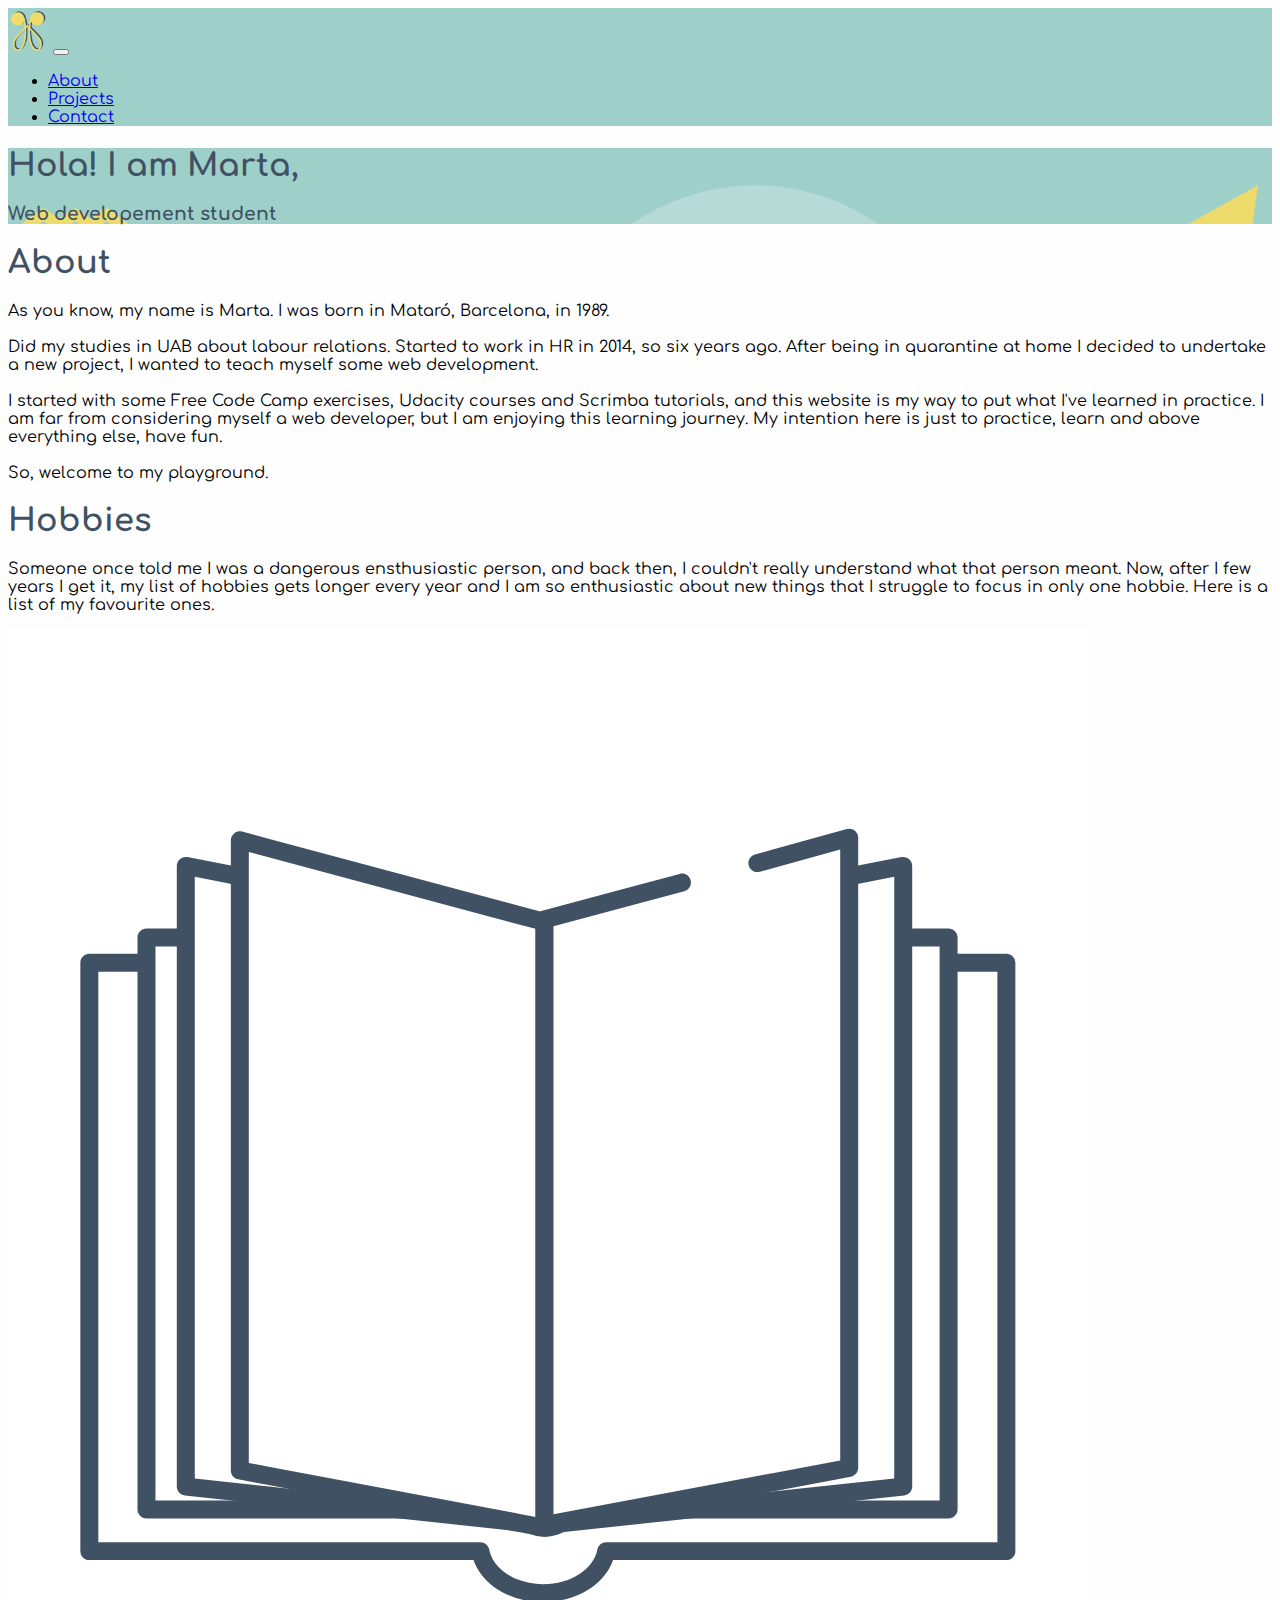
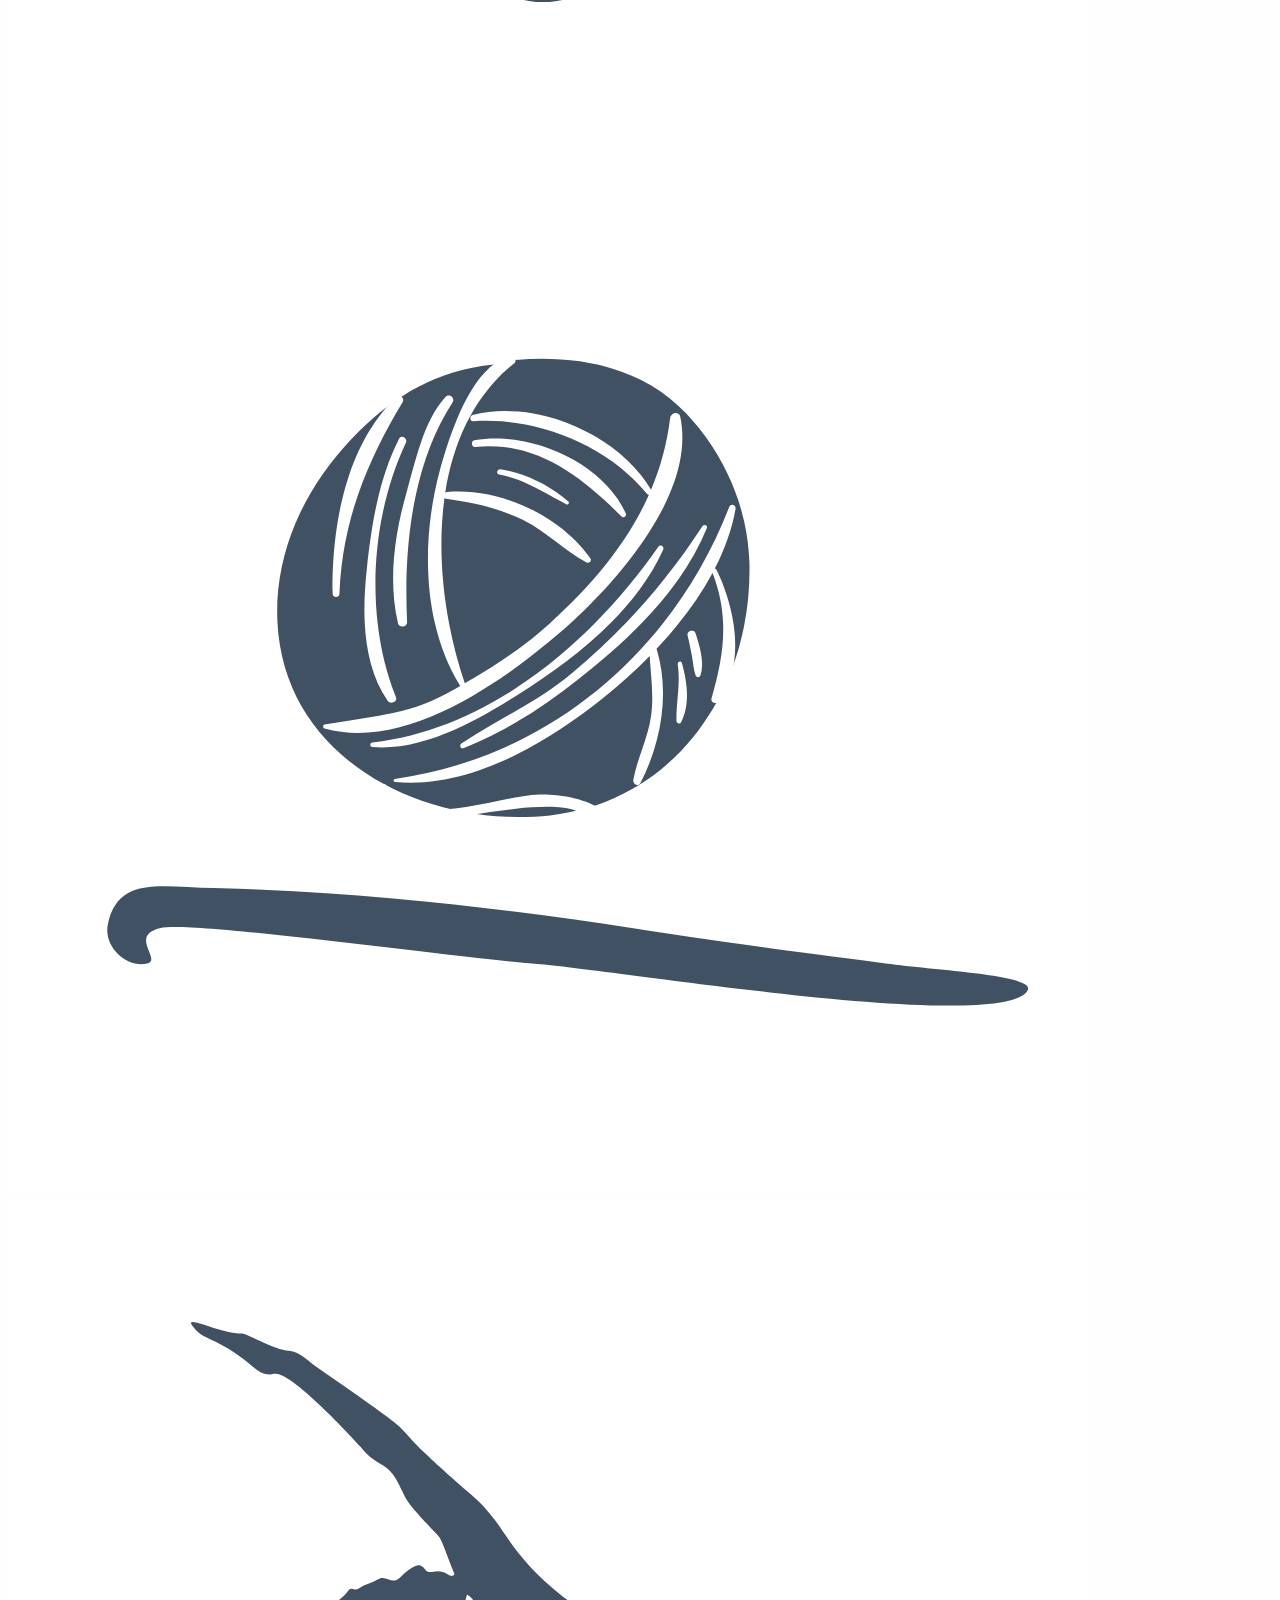
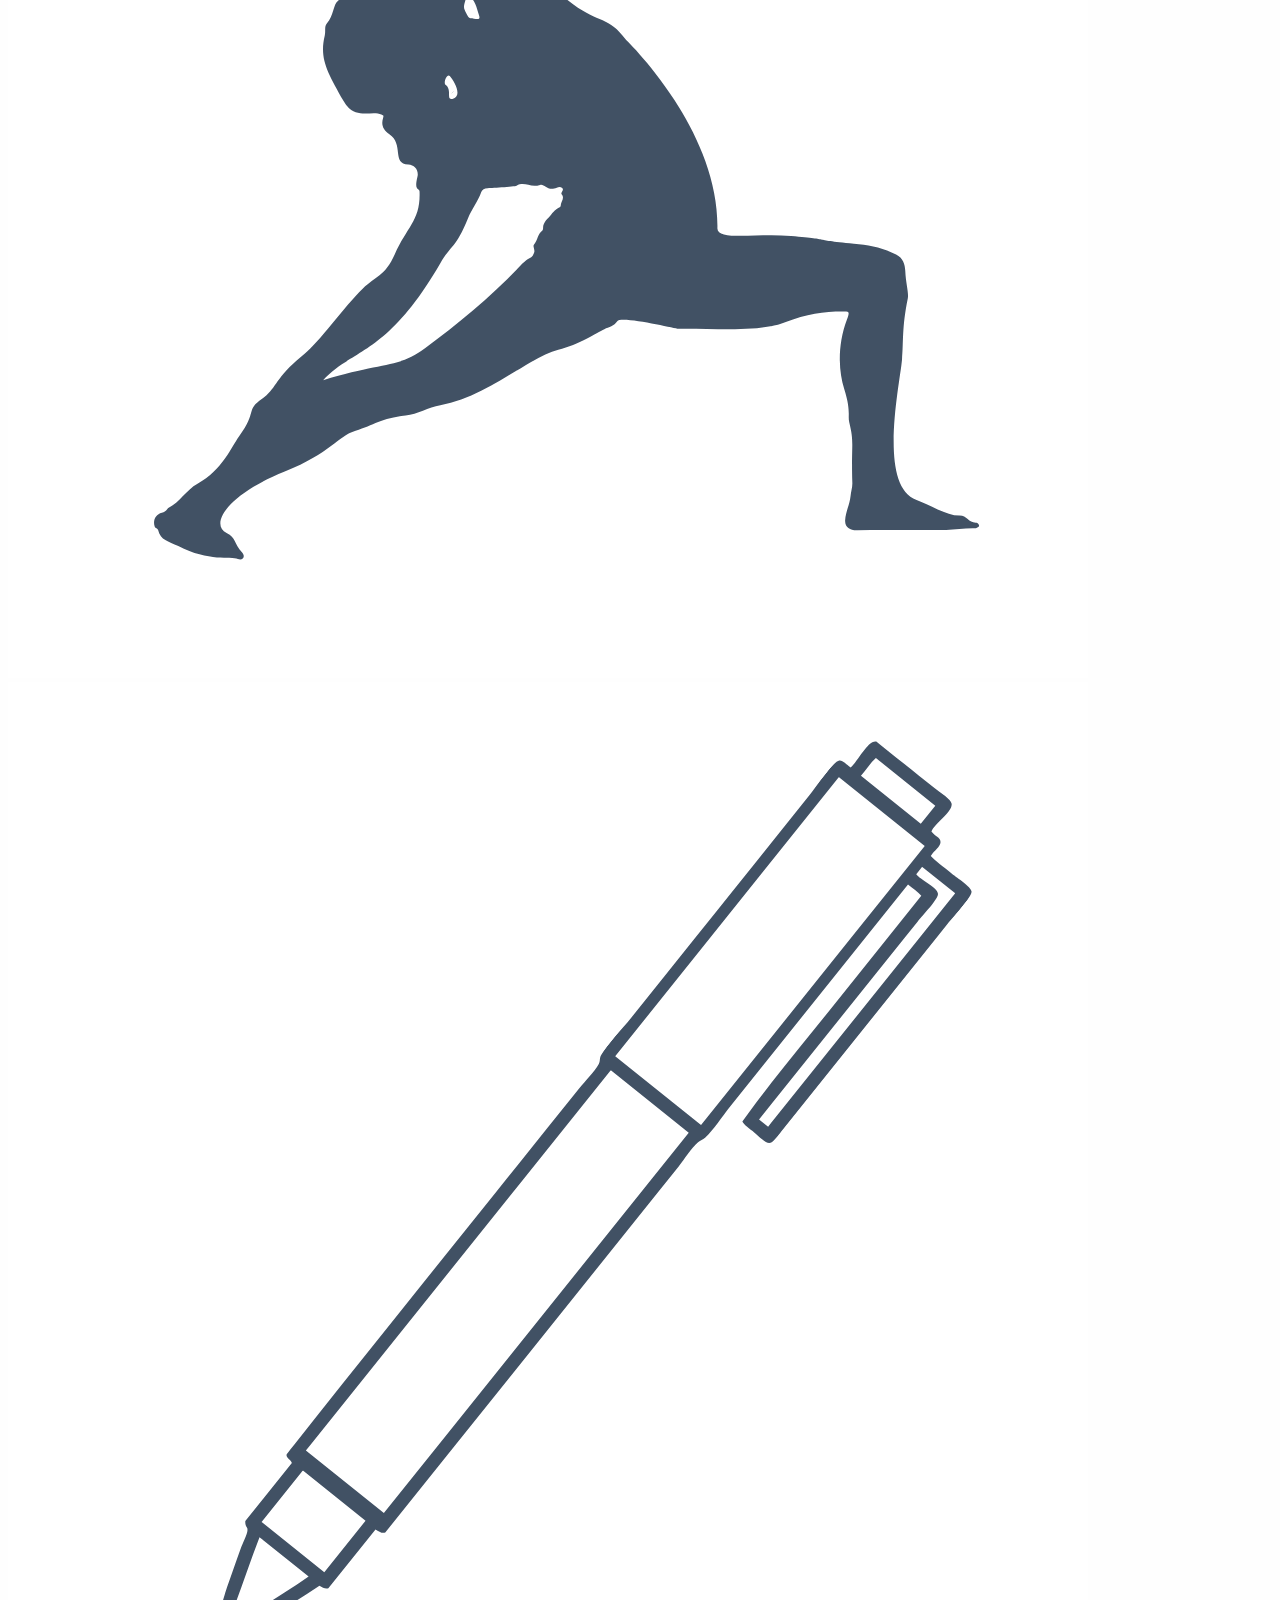
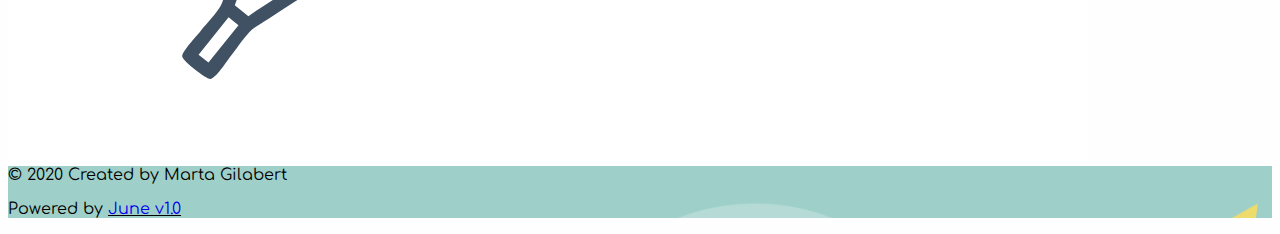
<file: public/index.html>
<!DOCTYPE html>
<html lang="en">
<head>
  <meta charset="UTF-8">
  <meta name="viewport" content="width=device-width, initial-scale=1.0, shrink-to-fit=no">
  <link rel="stylesheet" href="https://stackpath.bootstrapcdn.com/bootstrap/4.5.0/css/bootstrap.min.css" integrity="sha384-9aIt2nRpC12Uk9gS9baDl411NQApFmC26EwAOH8WgZl5MYYxFfc+NcPb1dKGj7Sk" crossorigin="anonymous">
  <meta http-equiv="X-UA-Compatible" content="ie=edge">
  <title>Marta Gilabert</title>
  <link href="https://fonts.googleapis.com/css2?family=Comfortaa:wght@300&display=swap" rel="stylesheet">
  <link href="https://fonts.googleapis.com/css2?family=Comfortaa:wght@700&display=swap" rel="stylesheet">
  <link
  rel="stylesheet"
  href="https://use.fontawesome.com/releases/v5.8.2/css/all.css"
  integrity="sha384-oS3vJWv+0UjzBfQzYUhtDYW+Pj2yciDJxpsK1OYPAYjqT085Qq/1cq5FLXAZQ7Ay"
  crossorigin="anonymous"/>
  <link rel="stylesheet" href="./css/index.css">
  <link rel="icon" href="./img/logopro.png">
</head>

<body class="mybody">
    <!--NAV BAR-->
    <nav class="navbar navbar-expand-lg navbar-dark sticky-top">
        <a class="navbar-brand" href="#home"><img src="./img/logopro.png" alt="logo" width="40px"></a>
        <!--drop down when small-->
        <button class="navbar-toggler" type="button" data-toggle="collapse" data-target="#navbarNavDropdown" aria-controls="navbarNavDropdown" aria-expanded="false" aria-label="Toggle navigation">
          <span class="navbar-toggler-icon"></span>
        </button>
        <!--end of drop down menu-->
        <div class="collapse navbar-collapse" id="navbarNavDropdown">
          <ul class="navbar-nav ml-auto">
            <li class="nav-item">
              <a class="nav-link text-white" href="#">About</a>
            </li>
            <!--<li class="nav-item">
              <a class="nav-link text-white" href="./work.html">Work</a>
            </li>-->
            <li class="nav-item">
              <a class="nav-link text-white" href="./projects.html">Projects</a>
            </li>
            <li class="nav-item">
                <a class="nav-link text-white" href="./contact.html">Contact</a>
              </li> 
          </ul>
        </div>
      </nav>
    </div>

<!-- HERO -->
<div class="myabout p-5">
<div class="container" id="home">
  <div class="container mt-5 mb-5 p-3">
    <h1 class="mytitle">Hola! I am Marta,</h1>
    <h3 class="mysubtitle">Web developement student</h3>
  </div>
</div>
</div>



<!-- INTRO -->

<div class="container mt-3 p-2" id="intro">
  <h1 class="p-5 text-center mytitle">About</h1>
  <p class="text-justify align-middle">As you know, my name is Marta. I was born in Mataró, Barcelona, in 1989.<br><br> Did my studies in UAB about labour relations. Started to work in HR in 2014, so six years ago. After being in quarantine at home I decided to undertake a new project, I wanted to teach myself some web development.<br><br>

    I started with some Free Code Camp exercises, Udacity courses and Scrimba tutorials, and this website is my way to put what I've learned in practice. I am far from considering myself a web developer, but I am enjoying this learning journey.
    
    My intention here is just to practice, learn and above everything else, have fun.<br><br> So, welcome to my playground.</p>
</div>

<div class="container mt-3 p-2" id="intro">
  <h1 class="p-5 text-center mytitle">Hobbies</h1>
  <p>Someone once told me I was a dangerous ensthusiastic person, and back then, I couldn't really understand what that person meant. Now, after I few years I get it, my list of hobbies gets longer every year and I am so enthusiastic about new things that I struggle to focus in only one hobbie. Here is a list of my favourite ones.</p>

  <div class="row row-cols-1 row-cols-md-4">
    <div class="col mb-4">
        <img src="./img/index/read.png" class="card-img-top" alt="Reading">
        </div>
        <div class="col mb-4">
          <img src="./img/index/crocheting.png" class="card-img-top" alt="Crocheting">
        </div>
        <div class="col mb-4">
          <img src="./img/index/yoga.png" class="card-img-top" alt="Yoga">
      </div>
      <div class="col mb-4">
        <img src="./img/index/writing.png" class="card-img-top" alt="Writing">
    </div>
 </div>
</div>




<!-- Projects -->
<!-- <div class="container mt-5" id="projects">
  <h1 class="mytitle text-center p-5 mt-5">Projects</h1>
  <div class="row">
    <div class="col-sm-4 p-4">
      <div class="mycard card">
        <img src="./img/index/captura-tribute.png" class="card-img-top d-none d-md-block" alt="...">
        <div class="card-body">
      <h5 class="mytitle card-title">Tribute Page</h5>
      <p class="card-text">Basic Tribute Site to the famous Mexican painter Frida Khalo.</p>
      <a href="./tribute.html" class="btn btn-primary">Check it out</a>
    </div>
    </div>
    </div>
    <div class="col-sm-4 p-4">
      <div class="card">
        <img src="./img/index/captura-form2.png" class="card-img-top d-none d-md-block" alt="...">
        <div class="card-body">
      <h5 class="mytitle card-title">Online form</h5>
      <p class="card-text">Basic and static online form to request English lessons.</p>
      <a href="./form.html" class="btn btn-primary">Check it out</a>
    </div>
  </div>
  </div>
    <div class="col-sm-4 p-4">
      <div class="card">
        <img src="./img/index/captura-yoga2.png" class="card-img-top d-none d-md-block" alt="...">
      <div class="card-body">
      <h5 class="mytitle card-title">Yoga site</h5>
      <p class="card-text">Basic HTML with navbar on the side, not responsive.</p>
      <a href="./yoga.html" class="btn btn-primary">Check it out</a>
      </div>
      </div>
    </div>
  </div>
</div>  -->


<!-- Footer -->
<section class="myabout p-4 mt-0">
<div class="container-fluid myfooter" id="contact">
<footer class="page-footer font-medium special-color-dark pt-4">
  <!-- <h1 class="mytitle p-5 text-center">Get in touch with me</h1>
  <div class="container">
    <ul class="list-unstyled list-inline text-center">
      <li class="list-inline-item">
        <a class="btn-floating btn-li mx-1" href="https://www.linkedin.com/in/martagilabertgu" >
          <i class="fab fa-linkedin-in"></i>
        </a>
      </li>
      <li class="list-inline-item">
        <a class="btn-floating btn-li mx-1" href="https://github.com/marta8919" >
          <i class="fab fa-github"></i>
        </a>
      </li>
      <li class="list-inline-item">
        <a href="mailto:info@martagg.com" class="btn-floating btn-li mx-1"><i class="fas fa-at"></i></a>
      </li>
    </ul>
  </div> -->
<div class="footer-copyright text-center py-3 text-white">© 2020 Created by Marta Gilabert
    <p>Powered by <u><a href="./img/june.jpg" class="june text-white">June v1.0</a></u></p>
  </div>
</footer>
</div>
</section>



    <!--script-->
    <script src="https://code.jquery.com/jquery-3.5.1.slim.min.js" integrity="sha384-DfXdz2htPH0lsSSs5nCTpuj/zy4C+OGpamoFVy38MVBnE+IbbVYUew+OrCXaRkfj" crossorigin="anonymous"></script>
    <script src="https://cdn.jsdelivr.net/npm/popper.js@1.16.0/dist/umd/popper.min.js" integrity="sha384-Q6E9RHvbIyZFJoft+2mJbHaEWldlvI9IOYy5n3zV9zzTtmI3UksdQRVvoxMfooAo" crossorigin="anonymous"></script>
    <script src="https://stackpath.bootstrapcdn.com/bootstrap/4.5.0/js/bootstrap.min.js" integrity="sha384-OgVRvuATP1z7JjHLkuOU7Xw704+h835Lr+6QL9UvYjZE3Ipu6Tp75j7Bh/kR0JKI" crossorigin="anonymous"></script>
</body>
</html>
</file>
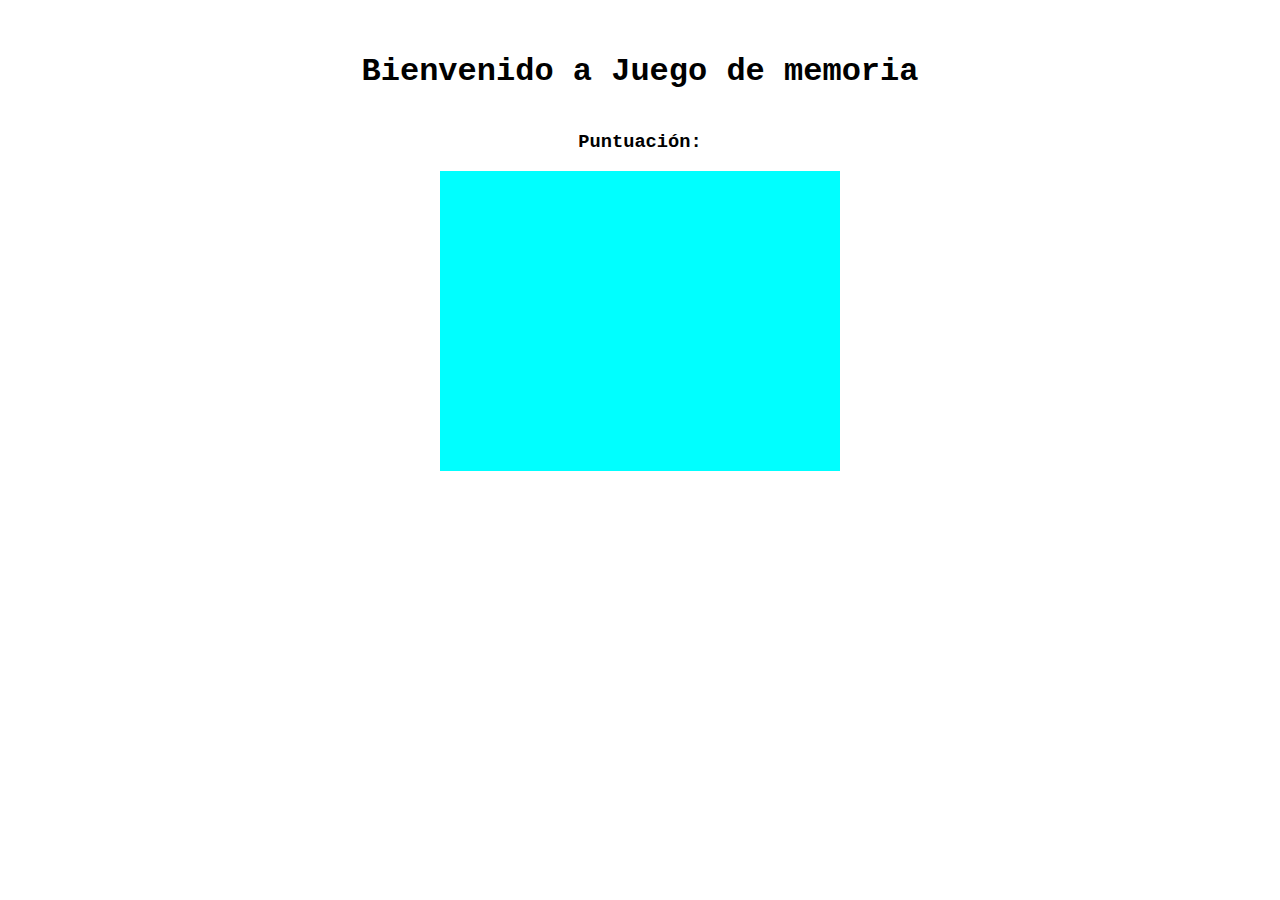
<file: public/memory-game/index.html>
<!DOCTYPE html>
<html lang="en" dir="ltr">
    <head>
        <meta charset="UTF-8">
        <title>Juego de memoria</title>
        <link rel="stylesheet" href="./index.css">
        <script src="./index.js" charset="utf-8"></script>
    </head>
    <body>
        <div class="container">
        <h1>Bienvenido a Juego de memoria</h1>
        <h3>Puntuación:<span id="result"></span></h3>

        <div class="grid">
        </div>
        </div>

    </body>
</html>
</file>
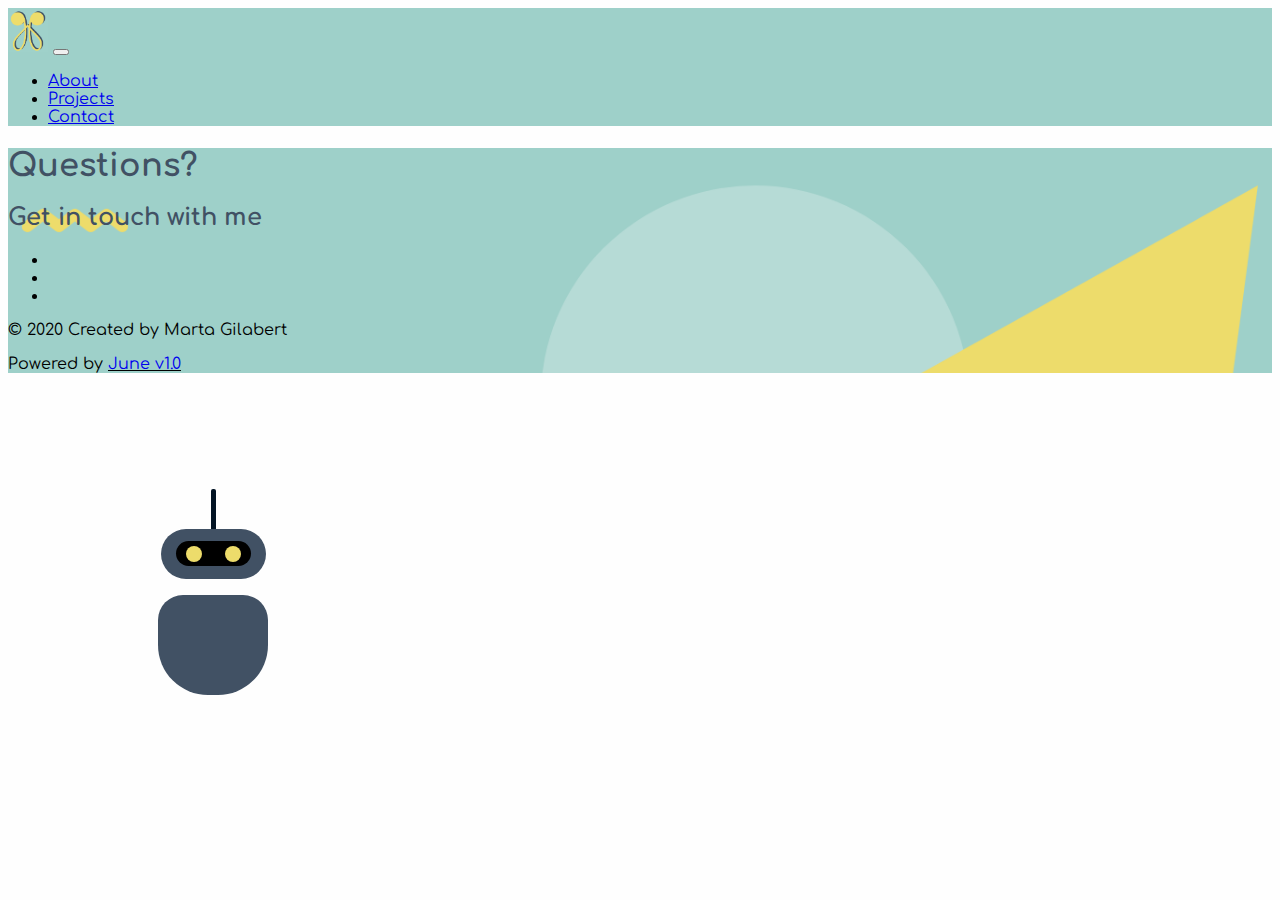
<file: public/contact.html>
<!DOCTYPE html>
<html lang="en">
<head>
  <meta charset="UTF-8">
  <meta name="viewport" content="width=device-width, initial-scale=1.0, shrink-to-fit=no">
  <link rel="stylesheet" href="https://stackpath.bootstrapcdn.com/bootstrap/4.5.0/css/bootstrap.min.css" integrity="sha384-9aIt2nRpC12Uk9gS9baDl411NQApFmC26EwAOH8WgZl5MYYxFfc+NcPb1dKGj7Sk" crossorigin="anonymous">
  <meta http-equiv="X-UA-Compatible" content="ie=edge">
  <title>Marta Gilabert - Work</title>
  <link href="https://fonts.googleapis.com/css2?family=Comfortaa:wght@300&display=swap" rel="stylesheet">
  <link href="https://fonts.googleapis.com/css2?family=Comfortaa:wght@700&display=swap" rel="stylesheet">
  <link
  rel="stylesheet"
  href="https://use.fontawesome.com/releases/v5.8.2/css/all.css"
  integrity="sha384-oS3vJWv+0UjzBfQzYUhtDYW+Pj2yciDJxpsK1OYPAYjqT085Qq/1cq5FLXAZQ7Ay"
  crossorigin="anonymous"/>
  <link rel="stylesheet" href="./css/index.css">
  <link rel="icon" href="./img/logopro.png">
</head>

<body class="mybody">
  <!--NAV BAR-->
  <nav class="navbar navbar-expand-lg navbar-dark sticky-top">
      <a class="navbar-brand" href="./index.html"><img src="./img/logopro.png" alt="logo" width="40px"></a>
      <!--drop down when small-->
      <button class="navbar-toggler" type="button" data-toggle="collapse" data-target="#navbarNavDropdown" aria-controls="navbarNavDropdown" aria-expanded="false" aria-label="Toggle navigation">
        <span class="navbar-toggler-icon"></span>
      </button>
      <!--end of drop down menu-->
      <div class="collapse navbar-collapse" id="navbarNavDropdown">
        <ul class="navbar-nav ml-auto">
          <li class="nav-item">
            <a class="nav-link text-white" href="./index.html">About</a>
          </li>
          <li class="nav-item">
            <a class="nav-link text-white" href="./projects.html">Projects</a>
          </li>
          <li class="nav-item">
              <a class="nav-link text-white" href="./contact.html">Contact</a>
            </li>
        </ul>
      </div>
    </nav>
  </div>

  <!-- Title-->
  <!-- <section class="page">
  <div class="myabout p-5">
    <div class="container" id="home">
      <div class="container mt-5 mb-5 p-3">
        <h1 class="mytitle">Questions?</h1>
      </div>
    </div>
  </div> -->


<section class="myabout p-5">
  <h1 class="mytitle p-5 text-center">Questions?</h1>
  <h2 class="mytitle p-5 text-center">Get in touch with me</h2>
  <div class="container">
    <ul class="list-unstyled list-inline text-center">
      <li class="list-inline-item">
        <a class="btn-floating btn-li mx-1" href="https://www.linkedin.com/in/martagilabertgu" >
          <i class="fab fa-linkedin-in text-white"></i>
        </a>
      </li>
      <li class="list-inline-item">
        <a class="btn-floating btn-li mx-1" href="https://github.com/marta8919" >
          <i class="fab fa-github text-white"></i>
        </a>
      </li>
      <li class="list-inline-item">
        <a href="mailto:info@martagg.com" class="btn-floating btn-li mx-1"><i class="fas fa-at text-white"></i></a>
      </li>
    </ul>
</div>

<div class="container-fluid myfooter" id="contact">
  <footer class="page-footer font-medium special-color-dark pt-4 sticky-bottom">
  <div class="footer-copyright text-center py-3 text-white">© 2020 Created by Marta Gilabert
      <p>Powered by <u><a href="./img/june.jpg" class="june text-white">June v1.0</a></u></p>
    </div>
  </footer>
  </div>
</section>

<!--Robot-->

<div class="container robotsection">
<div class="robot">
  <div class="antenna"></div>
  <div class="head">
      <div class="mask">
          <div class="eye"></div>
          <div class="eye"></div>
      </div>
  </div>
  <div class="torso">
    <p class="text-white text-center p-3" id="textRobot"></p>
  </div>
</div>
</div>
  
  
  
      <!--script-->
      <script src="index.js"></script>
      <script src="https://code.jquery.com/jquery-3.5.1.slim.min.js" integrity="sha384-DfXdz2htPH0lsSSs5nCTpuj/zy4C+OGpamoFVy38MVBnE+IbbVYUew+OrCXaRkfj" crossorigin="anonymous"></script>
      <script src="https://cdn.jsdelivr.net/npm/popper.js@1.16.0/dist/umd/popper.min.js" integrity="sha384-Q6E9RHvbIyZFJoft+2mJbHaEWldlvI9IOYy5n3zV9zzTtmI3UksdQRVvoxMfooAo" crossorigin="anonymous"></script>
      <script src="https://stackpath.bootstrapcdn.com/bootstrap/4.5.0/js/bootstrap.min.js" integrity="sha384-OgVRvuATP1z7JjHLkuOU7Xw704+h835Lr+6QL9UvYjZE3Ipu6Tp75j7Bh/kR0JKI" crossorigin="anonymous"></script>
  </body>
  </html>
</file>
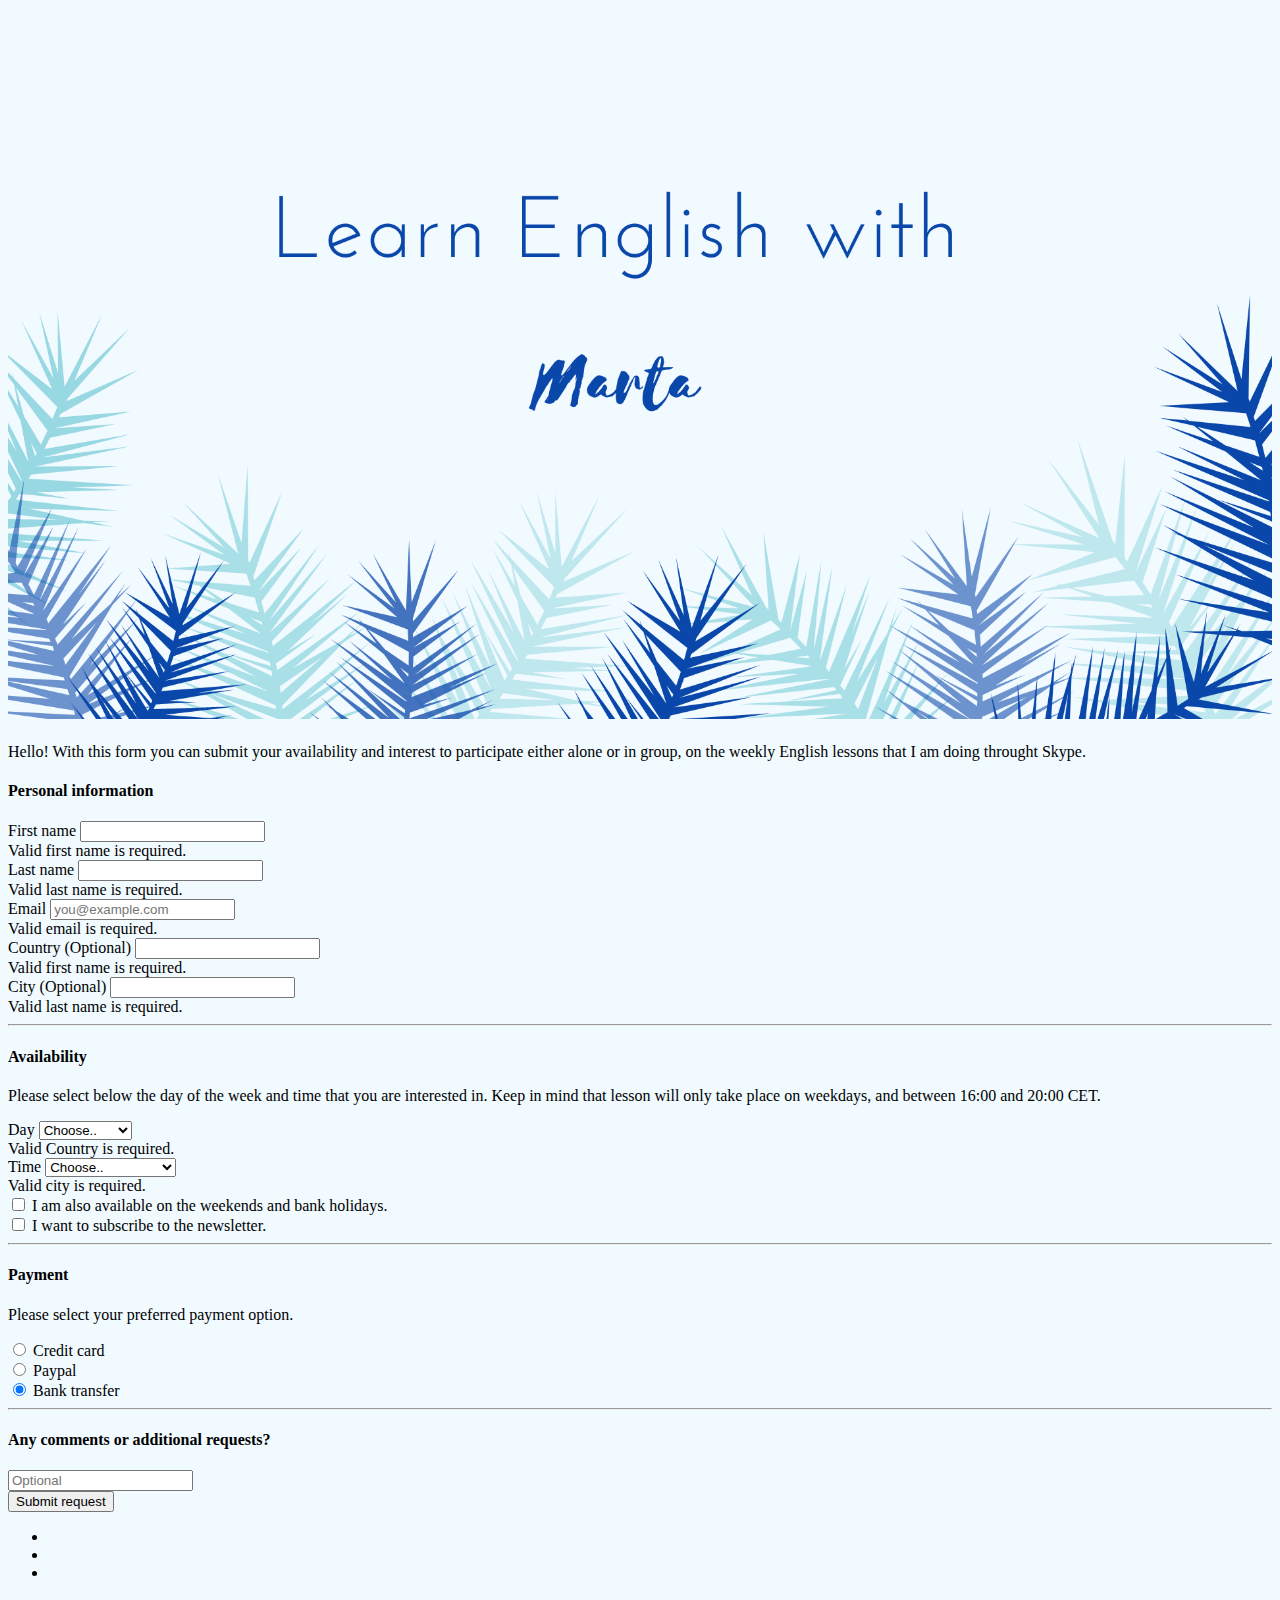
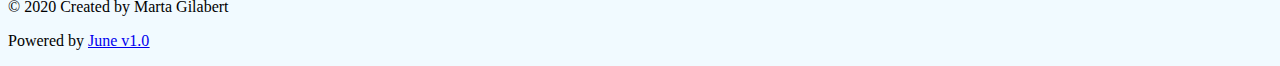
<file: public/form.html>
<!DOCTYPE html>
<html lang="en">
<head>
  <meta charset="UTF-8">
  <meta name="viewport" content="width=device-width, initial-scale=1.0, shrink-to-fit=no">
  <link rel="stylesheet" href="https://stackpath.bootstrapcdn.com/bootstrap/4.5.0/css/bootstrap.min.css" integrity="sha384-9aIt2nRpC12Uk9gS9baDl411NQApFmC26EwAOH8WgZl5MYYxFfc+NcPb1dKGj7Sk" crossorigin="anonymous">
  <meta http-equiv="X-UA-Compatible" content="ie=edge">
  <title>Online Form</title>
  <link
  rel="stylesheet"
  href="https://use.fontawesome.com/releases/v5.8.2/css/all.css"
  integrity="sha384-oS3vJWv+0UjzBfQzYUhtDYW+Pj2yciDJxpsK1OYPAYjqT085Qq/1cq5FLXAZQ7Ay"
  crossorigin="anonymous"/>
  <link rel="stylesheet" href="./css/form.css">
  <link rel="icon" href="./img/logopro.png">
</head>
<body>

 <div class="container">
     <div class="py-5 text-center">
         <img class="d-block mx-auto mb-4" src="./img/heroform.png" alt="Logo" style="width: 100%;">
         <h2></h2>
         <p class="lead text-justify">Hello! With this form you can submit your availability and interest to participate either alone or in group, on the weekly English lessons that I am doing throught Skype.</p>
     </div>
 </div>

 <div class="container">
     <div class="row">
         <div class="col">
             <h4 class="mb-3">Personal information</h4>
             <form class="needs-validation" novalidate>
                 <div class="row">
                     <div class="col-md-6 mb-3">
                         <label for="firstName">First name</label>
                         <input type="text" class="form-control" id="firstName" placeholder value required>
                         <div class="invalid-feedback">
                             Valid first name is required.
                         </div>
                     </div>
                     <div class="col-md-6 mb-3">
                        <label for="lastName">Last name</label>
                        <input type="text" class="form-control" id="lastName" placeholder value required>
                        <div class="invalid-feedback">
                            Valid last name is required.
                        </div>
                     </div>
                 </div>
             </form>
         </div>
     </div>

     <div class="mb-3">
         <label for="email">Email
         </label>
         <input type="text" class="form-control" id="email" placeholder="you@example.com" placeholder value required>
         <div class="invalid-feedback">
            Valid email is required.
        </div>
     </div>

     <div class="row">
        <div class="col">
            <form class="needs-validation" novalidate>
                <div class="row">
                    <div class="col-md-6 mb-3">
                        <label for="country">Country</label>
                        <span class="text-muted">(Optional)</span>
                        <input type="text" class="form-control" id="country">
                        <div class="invalid-feedback">
                            Valid first name is required.
                        </div>
                    </div>
                    <div class="col-md-6 mb-3">
                       <label for="city">City</label>
                       <span class="text-muted">(Optional)</span>
                       <input type="text" class="form-control" id="city">
                       <div class="invalid-feedback">
                           Valid last name is required.
                       </div>
                    </div>
                </div>
            </form>
        </div>
    </div>

    <hr class="mb-4">
    <h4 class="mb-3">Availability</h4>
    <p>Please select below the day of the week and time that you are interested in. Keep in mind that lesson will only take place on weekdays, and between 16:00 and 20:00 CET.</p>
    <div class="row">
        <div class="col-md-6 mb-3">
            <label for="day">Day</label>
            <select class="custom-select d-block w-100" id="day" required>
                <option value>Choose..</option>
                <option>Monday</option>
                <option>Tuesday</option>
                <option>Wednesday</option>
                <option>Thursday</option>
                <option>Friday</option>
            </select>
            <div class="invalid-feedback">
                Valid Country is required.
            </div>
        </div>
        <div class="col-md-6 mb-3">
            <label for="city">Time</label>
            <select class="custom-select d-block w-100" id="city" required>
                <option value>Choose..</option>
                <option>16:00 - 17:00 CET</option>
                <option>17:00 - 18:00 CET</option>
                <option>18:00 - 19:00 CET</option>
                <option>19:00 - 20:00 CET</option>
            </select>
            <div class="invalid-feedback">
                Valid city is required.
            </div>
        </div>
    </div>
    <div class="custom-control custom-checkbox">
        <input type="checkbox" class="form-control-input" id="same-address">
        <label for="weekend" class="form-check-label"> I am also available on the weekends and bank holidays.
        </label>
    </div>
    <div class="custom-control custom-checkbox">
        <input type="checkbox" class="form-control-input" id="same-address">
        <label for="newsletter" class="form-check-label"> I want to subscribe to the newsletter. 
        </label>
    </div>
    <hr class="mb-4">

    <h4 class="mb-3">Payment</h4>
    <p>Please select your preferred payment option.</p>
    <div class="d-block my-3">
        <div class="custom-control custom-radio">
            <input id="credit" name="paymentMethod" type="radio" class="custom-control-input" checked required>
            <label for="credit" class="custom-control-label">Credit card</label>
        </div>
        <div class="custom-control custom-radio">
            <input id="paypal" name="paymentMethod" type="radio" class="custom-control-input" checked required>
            <label for="paypal" class="custom-control-label">Paypal</label>
        </div>
        <div class="custom-control custom-radio">
            <input id="transfer" name="paymentMethod" type="radio" class="custom-control-input" checked required>
            <label for="transfer" class="custom-control-label">Bank transfer</label>
        </div>
    </div>
    <hr class="mb-4">

    <h4 class="mb-3">Any comments or additional requests?</h4>
    <input type="text" class="form-control" id="city" placeholder="Optional">
    <br>
    <button class="btn btn-primary btn-lg btn-block" type="submit" id="button">Submit request</button>

<!-- end of the container -->
</div>

<footer class="my-5 pt-5 text-muted text-center text-small">
    <ul class="list-inline">
        <li class="list-inline-item"><a href="https://www.linkedin.com/in/martagilabertgu"><i class="fab fa-linkedin-in"></i>
        </a></li>
        <li class="list-inline-item"><a href="https://github.com/marta8919"><i class="fab fa-github"></i>
        </a></li>
        <li class="list-inline-item">
            <a href="mailto:info@martagg.com" class="btn-floating btn-li mx-1"><i class="fas fa-at"></i></a>
          </li>
    </ul>
    <p class="mb-1">&copy; 2020 Created by Marta Gilabert
    <p>Powered by <u><a href="./img/june.jpg" class="june">June v1.0</a></u></p>
    </p>
</footer>

<!--script-->
<script src="https://code.jquery.com/jquery-3.5.1.slim.min.js" integrity="sha384-DfXdz2htPH0lsSSs5nCTpuj/zy4C+OGpamoFVy38MVBnE+IbbVYUew+OrCXaRkfj" crossorigin="anonymous"></script>
<script src="https://cdn.jsdelivr.net/npm/popper.js@1.16.0/dist/umd/popper.min.js" integrity="sha384-Q6E9RHvbIyZFJoft+2mJbHaEWldlvI9IOYy5n3zV9zzTtmI3UksdQRVvoxMfooAo" crossorigin="anonymous"></script>
<script src="https://stackpath.bootstrapcdn.com/bootstrap/4.5.0/js/bootstrap.min.js" integrity="sha384-OgVRvuATP1z7JjHLkuOU7Xw704+h835Lr+6QL9UvYjZE3Ipu6Tp75j7Bh/kR0JKI" crossorigin="anonymous"></script>
<script src="./form.js"></script>

</body>
</html>
</file>
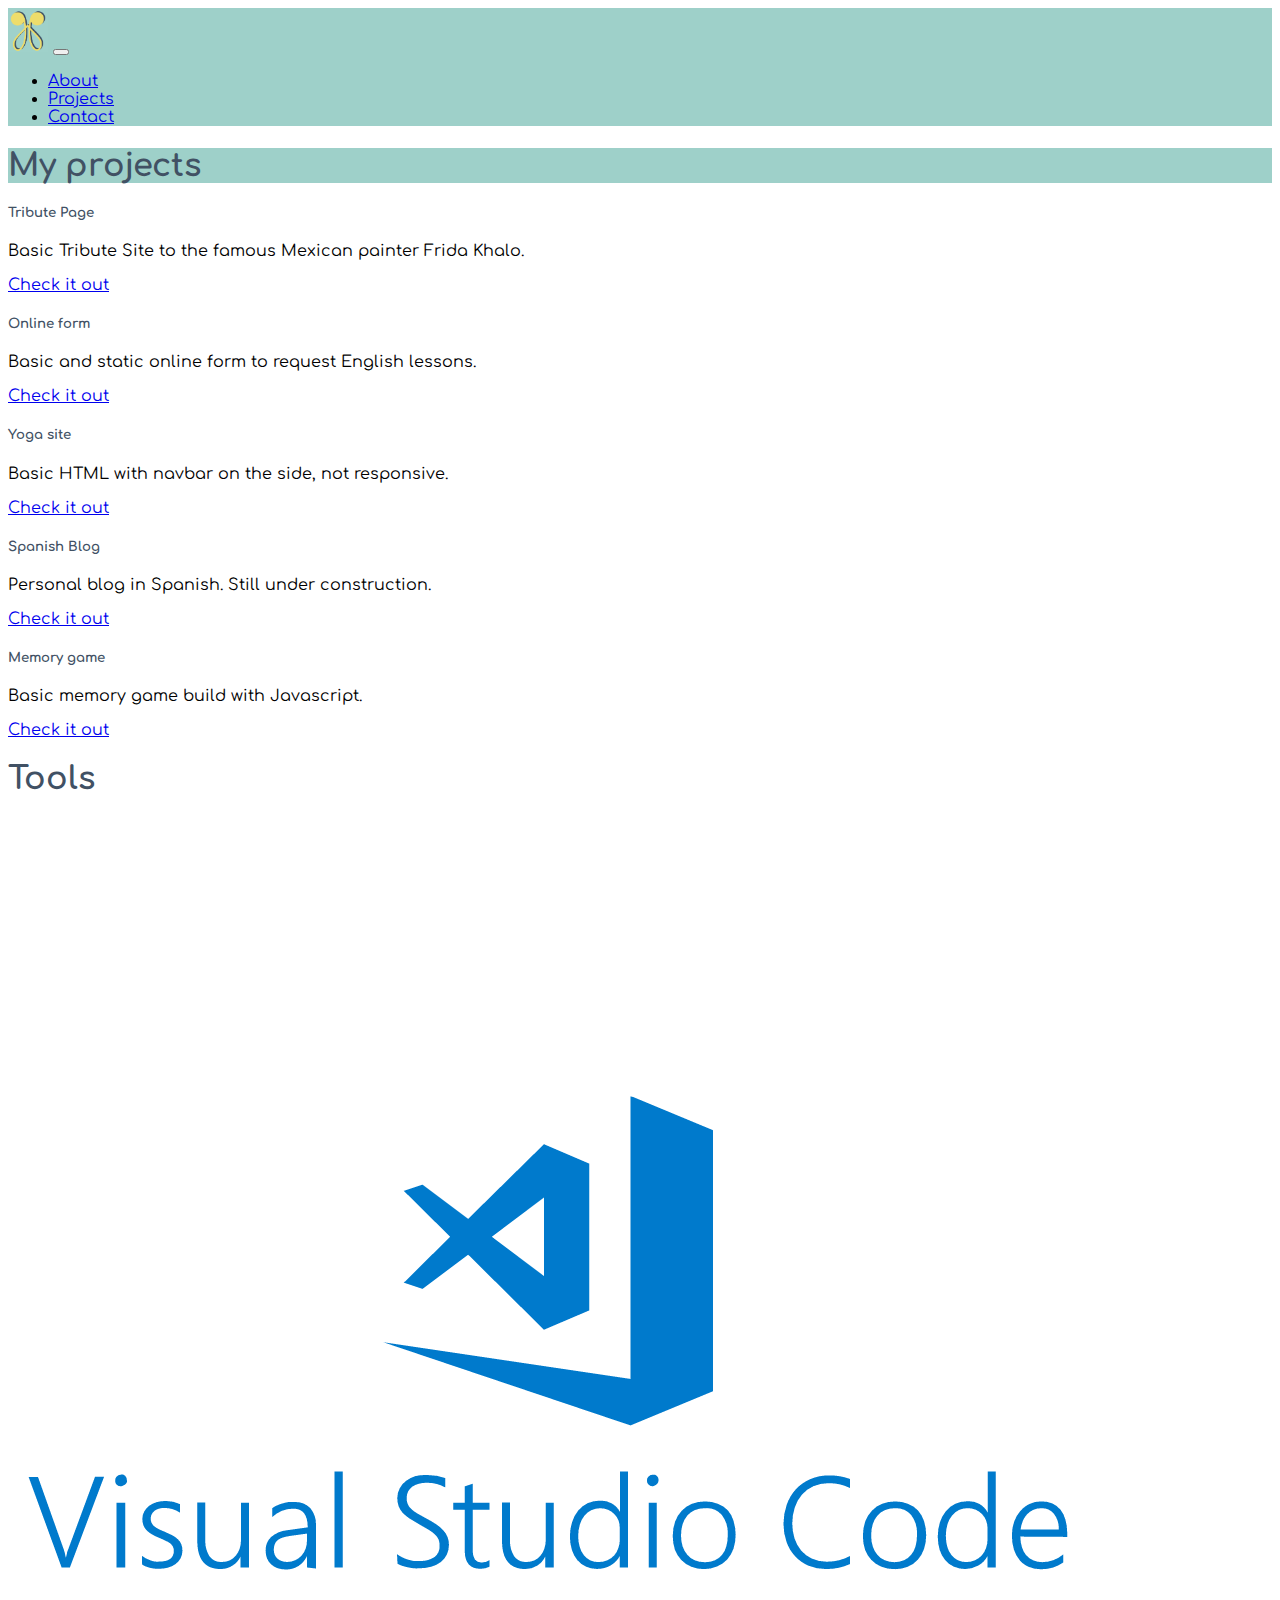
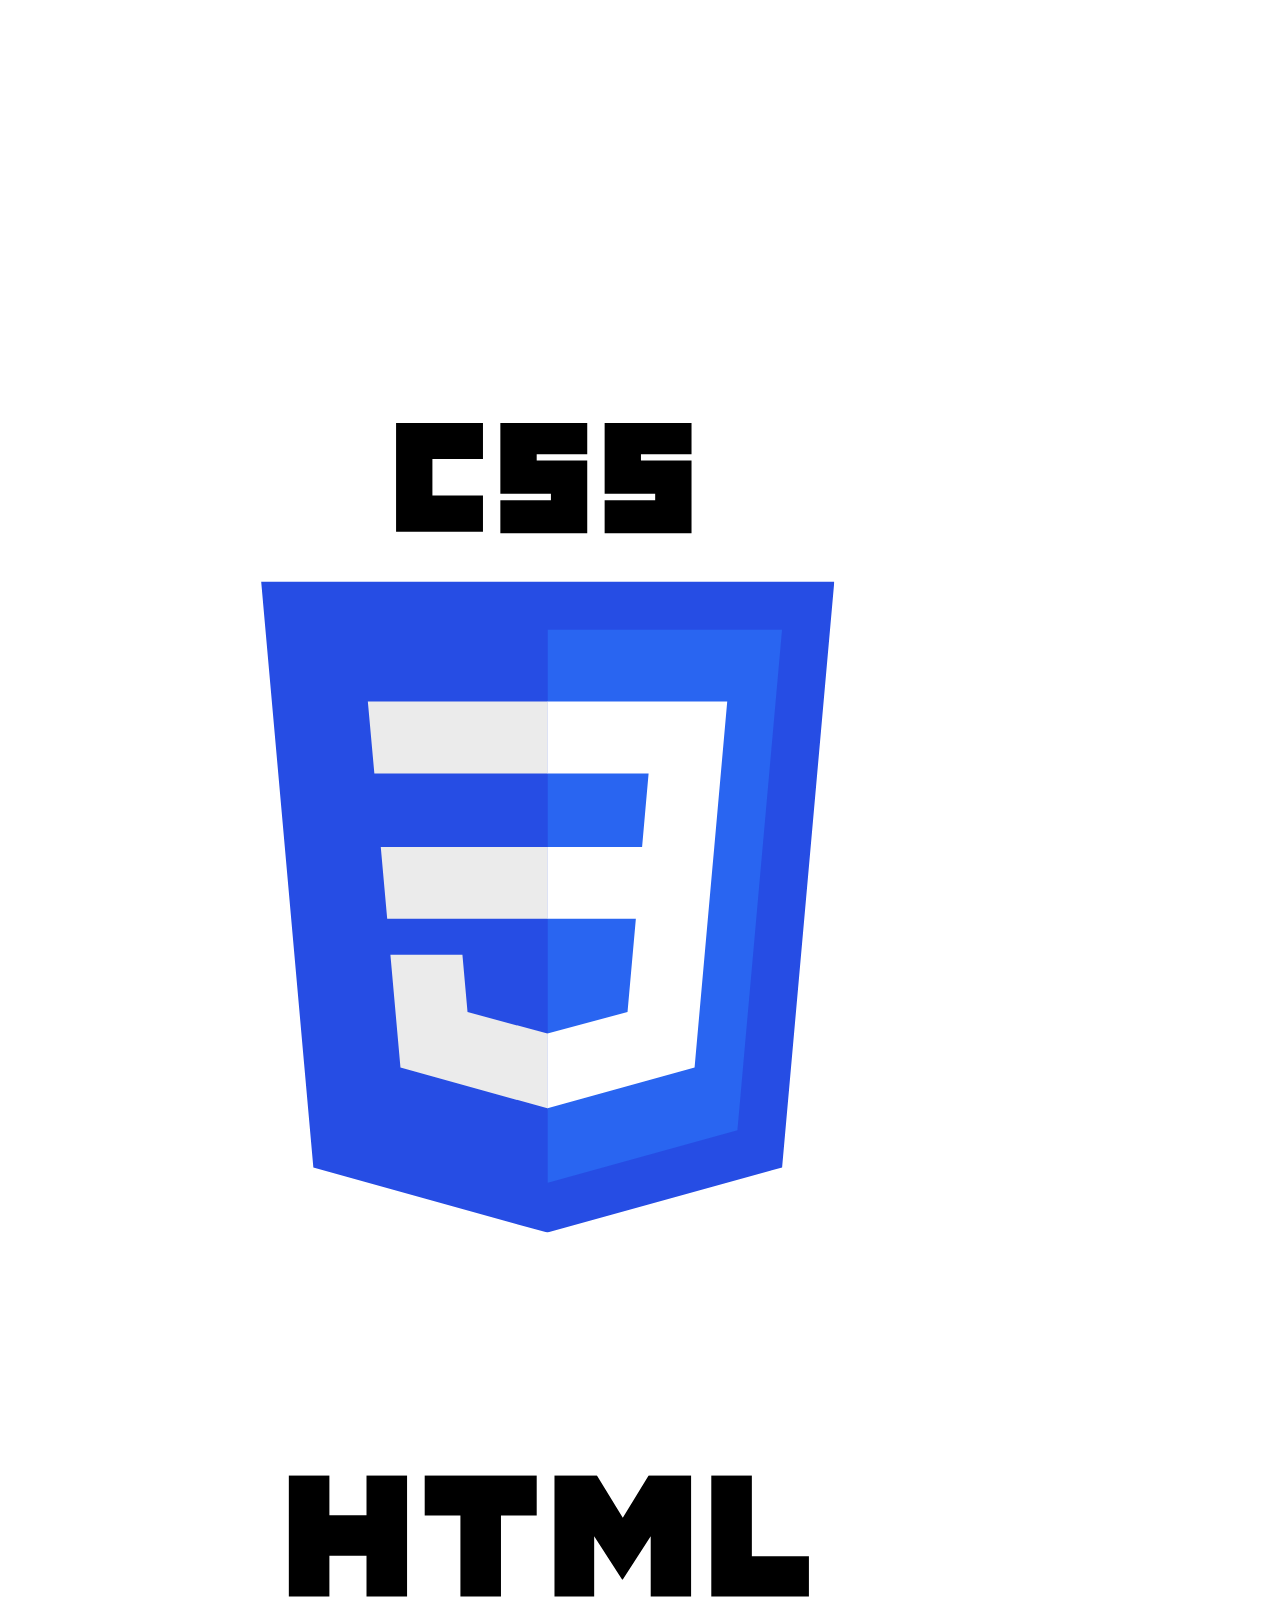
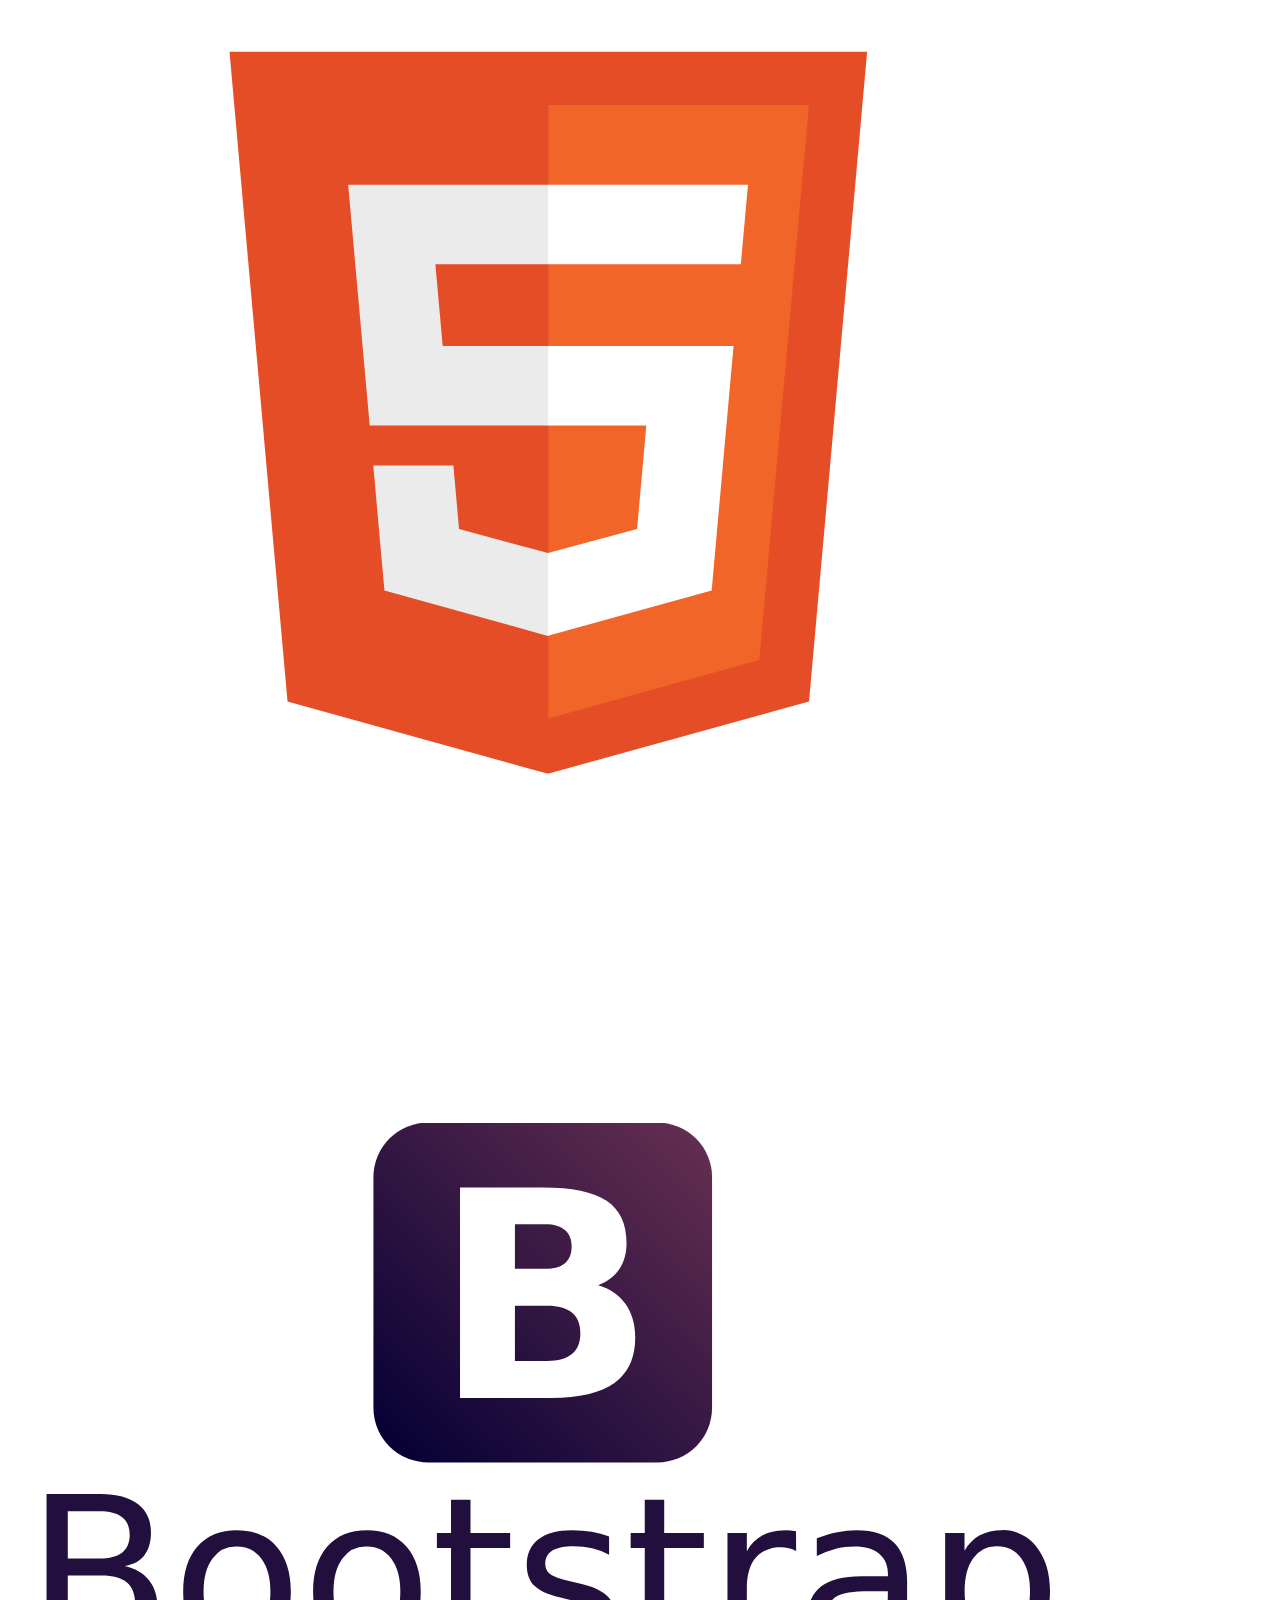
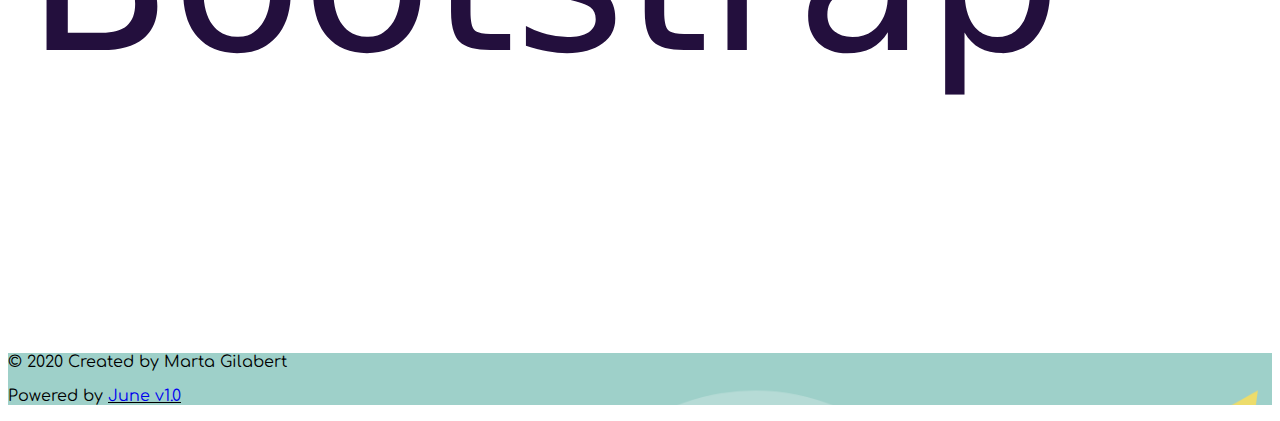
<file: public/projects.html>
<!DOCTYPE html>
<html lang="en">
<head>
  <meta charset="UTF-8">
  <meta name="viewport" content="width=device-width, initial-scale=1.0, shrink-to-fit=no">
  <link rel="stylesheet" href="https://stackpath.bootstrapcdn.com/bootstrap/4.5.0/css/bootstrap.min.css" integrity="sha384-9aIt2nRpC12Uk9gS9baDl411NQApFmC26EwAOH8WgZl5MYYxFfc+NcPb1dKGj7Sk" crossorigin="anonymous">
  <meta http-equiv="X-UA-Compatible" content="ie=edge">
  <title>Marta Gilabert - Projects</title>
  <link href="https://fonts.googleapis.com/css2?family=Comfortaa:wght@300&display=swap" rel="stylesheet">
  <link href="https://fonts.googleapis.com/css2?family=Comfortaa:wght@700&display=swap" rel="stylesheet">
  <link
  rel="stylesheet"
  href="https://use.fontawesome.com/releases/v5.8.2/css/all.css"
  integrity="sha384-oS3vJWv+0UjzBfQzYUhtDYW+Pj2yciDJxpsK1OYPAYjqT085Qq/1cq5FLXAZQ7Ay"
  crossorigin="anonymous"/>
  <link rel="stylesheet" href="./css/index.css">
  <link rel="icon" href="./img/logopro.png">
</head>

<body>
  <!--NAV BAR-->
  <nav class="navbar navbar-expand-lg navbar-dark sticky-top">
      <a class="navbar-brand" href="./index.html"><img src="./img/logopro.png" alt="logo" width="40px"></a>
      <!--drop down when small-->
      <button class="navbar-toggler" type="button" data-toggle="collapse" data-target="#navbarNavDropdown" aria-controls="navbarNavDropdown" aria-expanded="false" aria-label="Toggle navigation">
        <span class="navbar-toggler-icon"></span>
      </button>
      <!--end of drop down menu-->
      <div class="collapse navbar-collapse" id="navbarNavDropdown">
        <ul class="navbar-nav ml-auto">
          <li class="nav-item">
            <a class="nav-link text-white" href="./index.html">About</a>
          </li>
          <li class="nav-item">
            <a class="nav-link text-white" href="./projects.html">Projects</a>
          </li>
          <li class="nav-item">
              <a class="nav-link text-white" href="./contact.html">Contact</a>
            </li>
        </ul>
      </div>
    </nav>
  </div>

  <!-- Title-->
  <div class="myabout p-5">
    <div class="container" id="home">
      <div class="container mt-5 mb-5 p-3">
        <h1 class="mytitle">My projects</h1>
      </div>
    </div>
  </div>

<!-- Projects -->
<div class="container mt-5 p-4" id="projects">
  <div class="row p-4">
    <div class="col-sm-4 p-4">
      <div class="card">
        <!-- <img src="./img/projects/captura-tribute.png" class="card-img-top d-none d-md-block" alt="..."> -->
        <div class="card-body">
      <h5 class="mytitle card-title">Tribute Page</h5>
      <p class="card-text">Basic Tribute Site to the famous Mexican painter Frida Khalo.</p>
      <a href="./tribute.html" class="btn btn-info">Check it out</a>
    </div>
    </div>
    </div>
    <div class="col-sm-4 p-4">
      <div class="card">
        <!-- <img src="./img/projects/captura-form2.png" class="card-img-top d-none d-md-block" alt="..."> -->
        <div class="card-body">
      <h5 class="mytitle card-title">Online form</h5>
      <p class="card-text">Basic and static online form to request English lessons.</p>
      <a href="./form.html" class="btn btn-info">Check it out</a>
    </div>
  </div>
  </div>
    <div class="col-sm-4 p-4">
      <div class="card">
        <!-- <img src="./img/projects/captura-yoga2.png" class="card-img-top d-none d-md-block" alt="..."> -->
      <div class="card-body">
      <h5 class="mytitle card-title">Yoga site</h5>
      <p class="card-text">Basic HTML with navbar on the side, not responsive.</p>
      <a href="./yoga.html" class="btn btn-info">Check it out</a>
      </div>
      </div>
    </div>
    <div class="col-sm-4 p-4">
      <div class="card">
      <!-- <img src="./img/projects/captura-yoga2.png" class="card-img-top d-none d-md-block" alt="..."> -->
      <div class="card-body">
      <h5 class="mytitle card-title">Spanish Blog</h5>
      <p class="card-text">Personal blog in Spanish. Still under construction.</p>
      <a href="http://cajondesastre.site" class="btn btn-info">Check it out</a>
      </div>
      </div>
    </div>
    <div class="col-sm-4 p-4">
      <div class="card">
      <div class="card-body">
      <h5 class="mytitle card-title">Memory game</h5>
      <p class="card-text">Basic memory game build with Javascript.</p>
      <a href="../public/memory-game/index.html" class="btn btn-info">Check it out</a>
      </div>
      </div>
    </div>
    <!-- <div class="col-sm-3 p-4">
      <div class="card">
      <div class="card-body">
      <h5 class="mytitle card-title">Snake Game</h5>
      <p class="card-text">Basic snake game build with Javascript.</p>
      <a href="../public/Snake/index.html" class="btn btn-info">Check it out</a>
      </div>
      </div>
    </div> -->
  </div>
</div>

 
<div class="container">
  <h1 class="mytitle text-center p-4">Tools</h1>
  <div class="row row-cols-1 row-cols-md-4 row-cols-sm-3">
    <div class="col mb-4">
        <img src="./img/projects/visualstudio.png" class="card-img-top" alt="Reading">
        </div>
        <div class="col mb-4">
          <img src="./img/projects/css.png" class="card-img-top" alt="Yoga">
        </div>
        <div class="col mb-4">
          <img src="./img/projects/html.png" class="card-img-top" alt="Yoga">
        </div>
        <div class="col mb-4">
          <img src="./img/projects/bootstrap.png" class="card-img-top" alt="Writing">
        </div>
      </div>
    </div>


  <!-- Footer -->
<section class="myabout p-4">
  <div class="container-fluid myfooter" id="contact">
  <footer class="page-footer font-medium special-color-dark pt-4">
    <!-- <h1 class="mytitle p-5 text-center">Get in touch with me</h1>
    <div class="container">
      <ul class="list-unstyled list-inline text-center">
        <li class="list-inline-item">
          <a class="btn-floating btn-li mx-1" href="https://www.linkedin.com/in/martagilabertgu" >
            <i class="fab fa-linkedin-in"></i>
          </a>
        </li>
        <li class="list-inline-item">
          <a class="btn-floating btn-li mx-1" href="https://github.com/marta8919" >
            <i class="fab fa-github"></i>
          </a>
        </li>
        <li class="list-inline-item">
          <a href="mailto:info@martagg.com" class="btn-floating btn-li mx-1"><i class="fas fa-at"></i></a>
        </li>
      </ul>
    </div> -->
  <div class="footer-copyright text-center py-3 text-white">© 2020 Created by Marta Gilabert
      <p>Powered by <u><a href="./img/june.jpg" class="june text-white">June v1.0</a></u></p>
    </div>
  </footer>
  </div>
  </section>
  
  
  
      <!--script-->
      <script src="https://code.jquery.com/jquery-3.5.1.slim.min.js" integrity="sha384-DfXdz2htPH0lsSSs5nCTpuj/zy4C+OGpamoFVy38MVBnE+IbbVYUew+OrCXaRkfj" crossorigin="anonymous"></script>
      <script src="https://cdn.jsdelivr.net/npm/popper.js@1.16.0/dist/umd/popper.min.js" integrity="sha384-Q6E9RHvbIyZFJoft+2mJbHaEWldlvI9IOYy5n3zV9zzTtmI3UksdQRVvoxMfooAo" crossorigin="anonymous"></script>
      <script src="https://stackpath.bootstrapcdn.com/bootstrap/4.5.0/js/bootstrap.min.js" integrity="sha384-OgVRvuATP1z7JjHLkuOU7Xw704+h835Lr+6QL9UvYjZE3Ipu6Tp75j7Bh/kR0JKI" crossorigin="anonymous"></script>
  </body>
  </html>
</file>
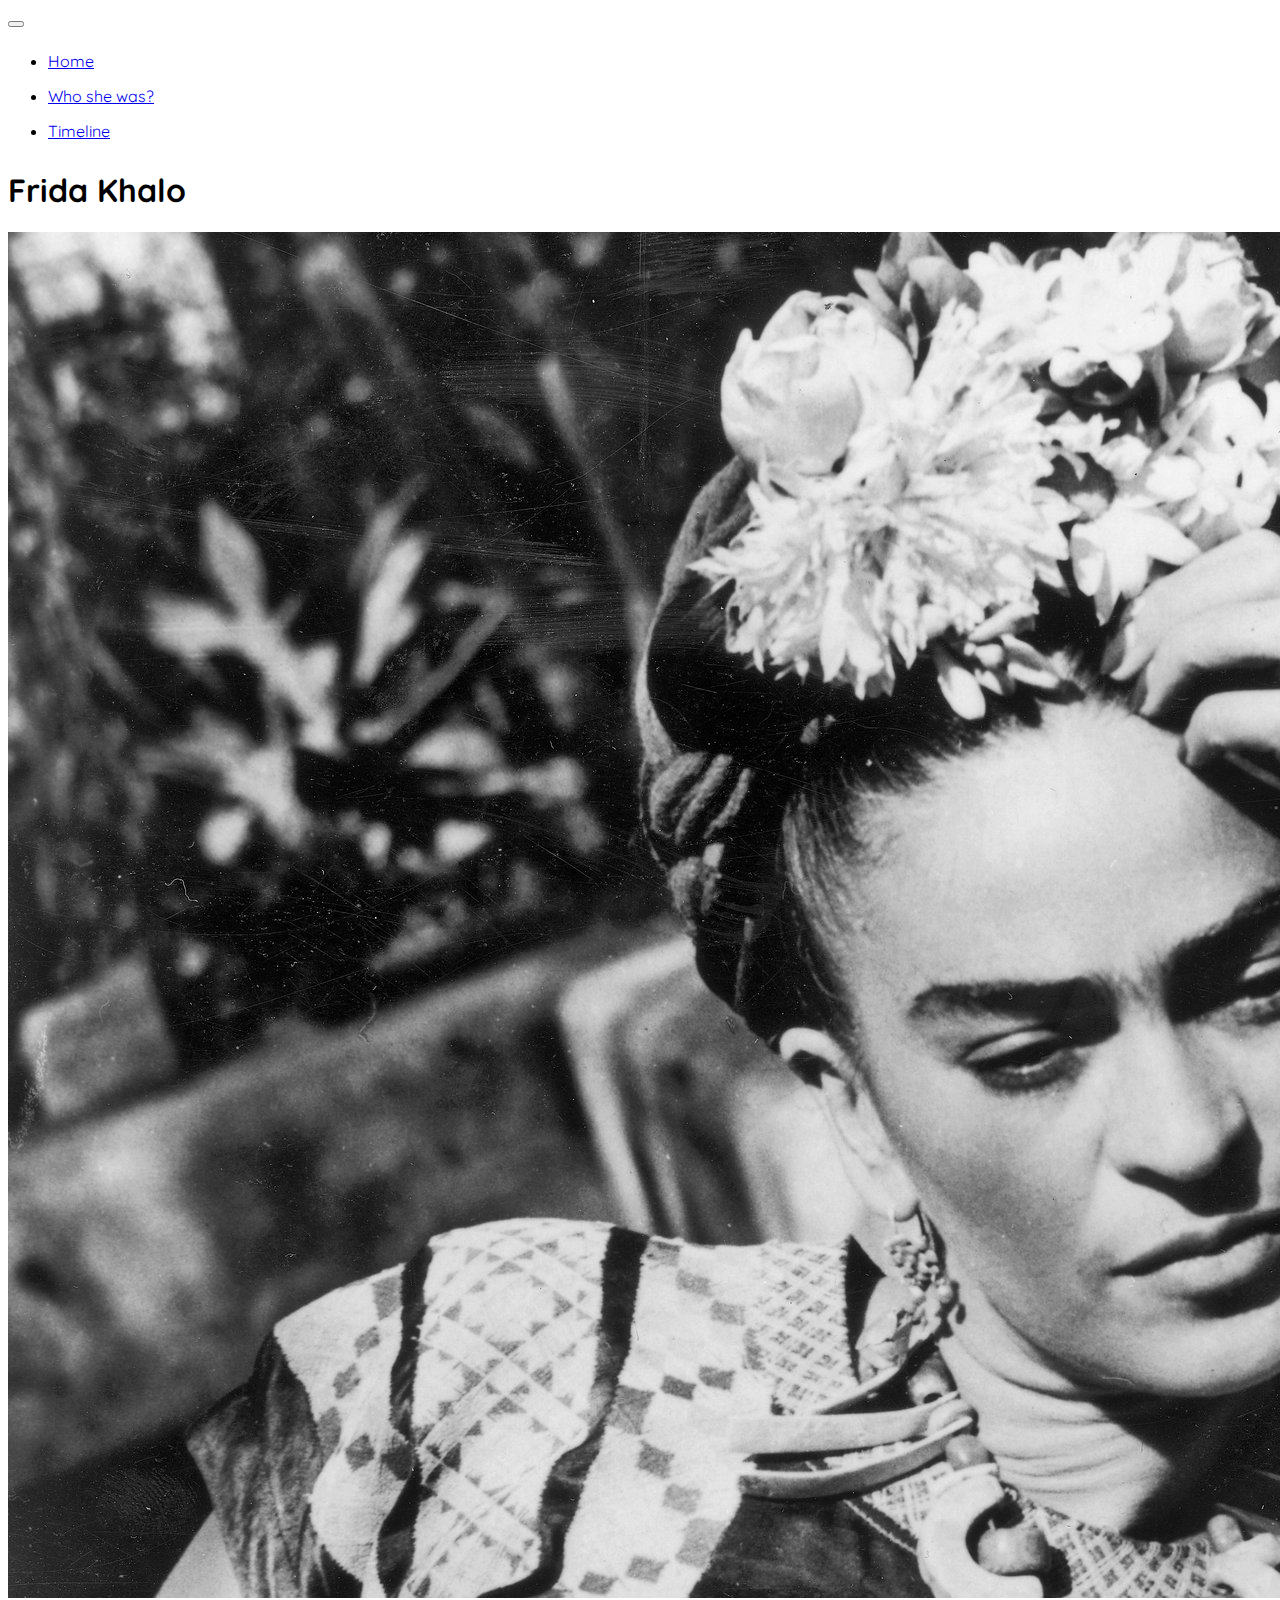
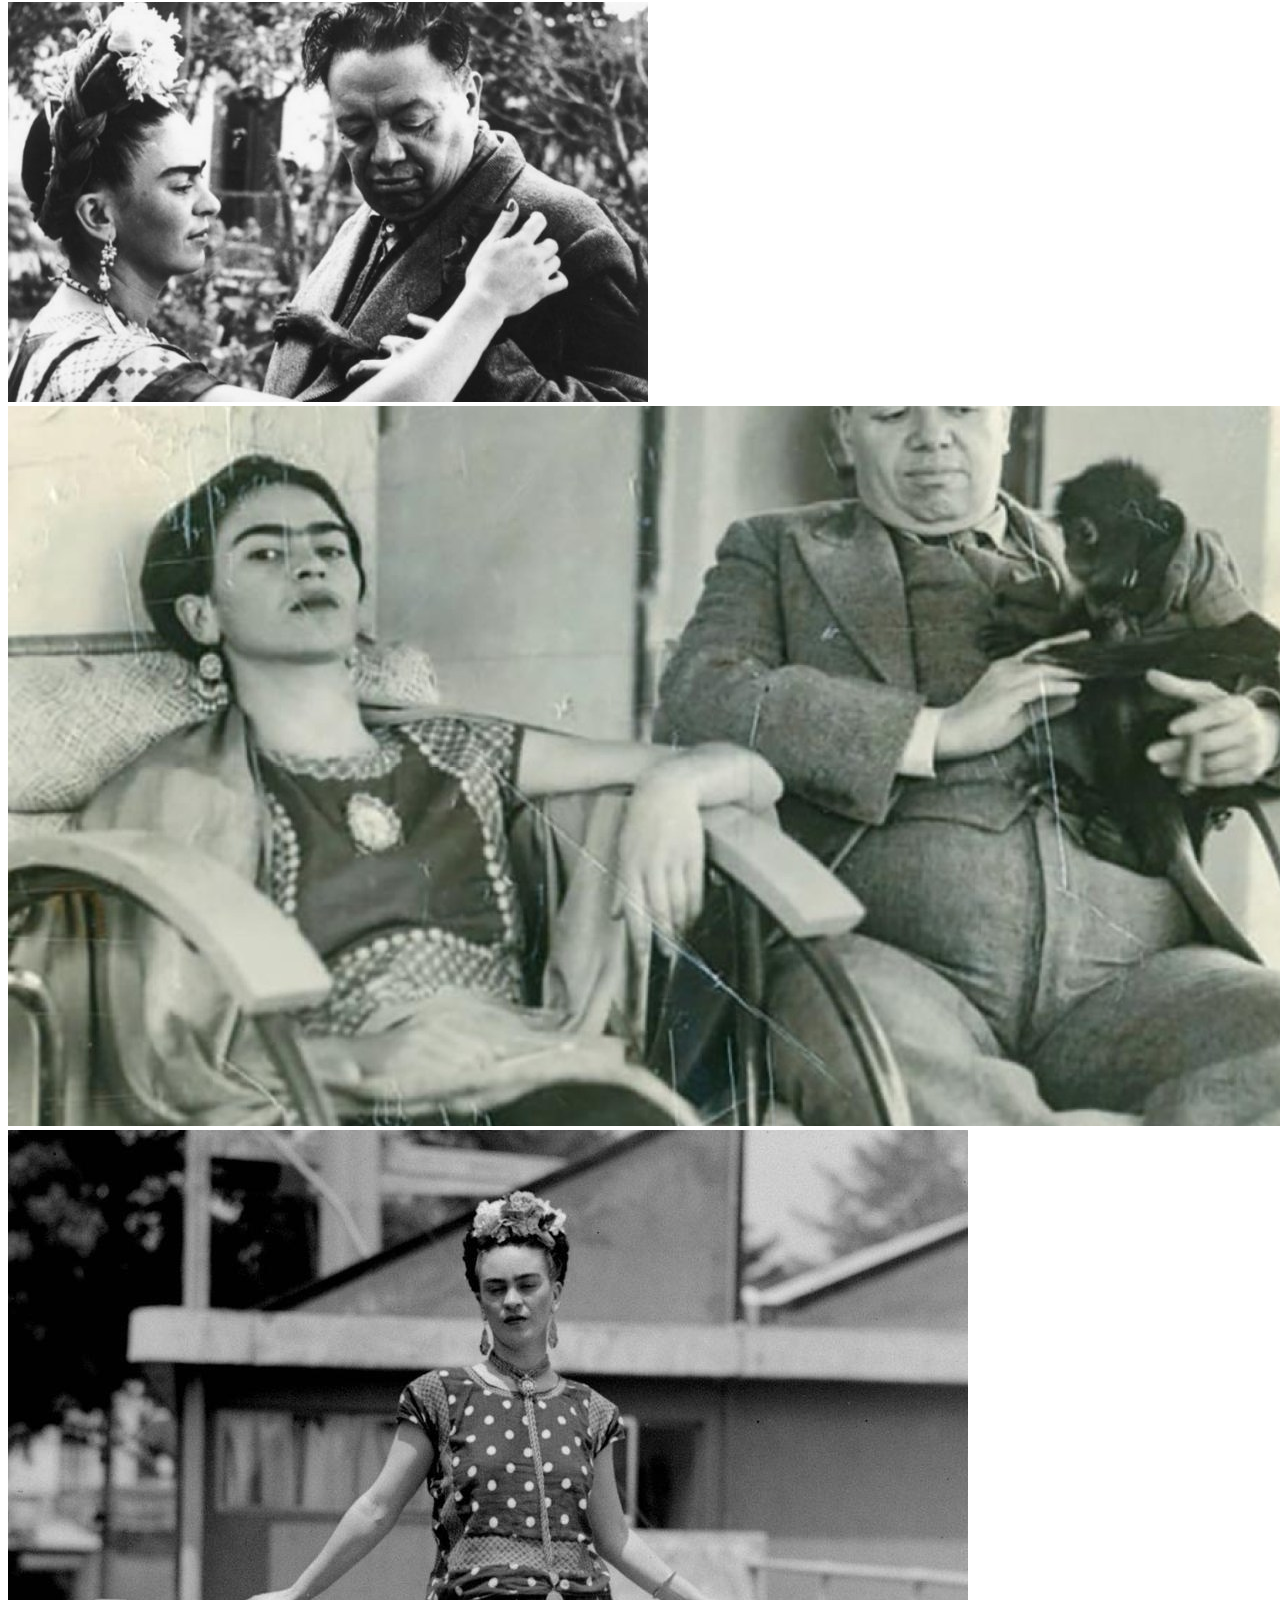
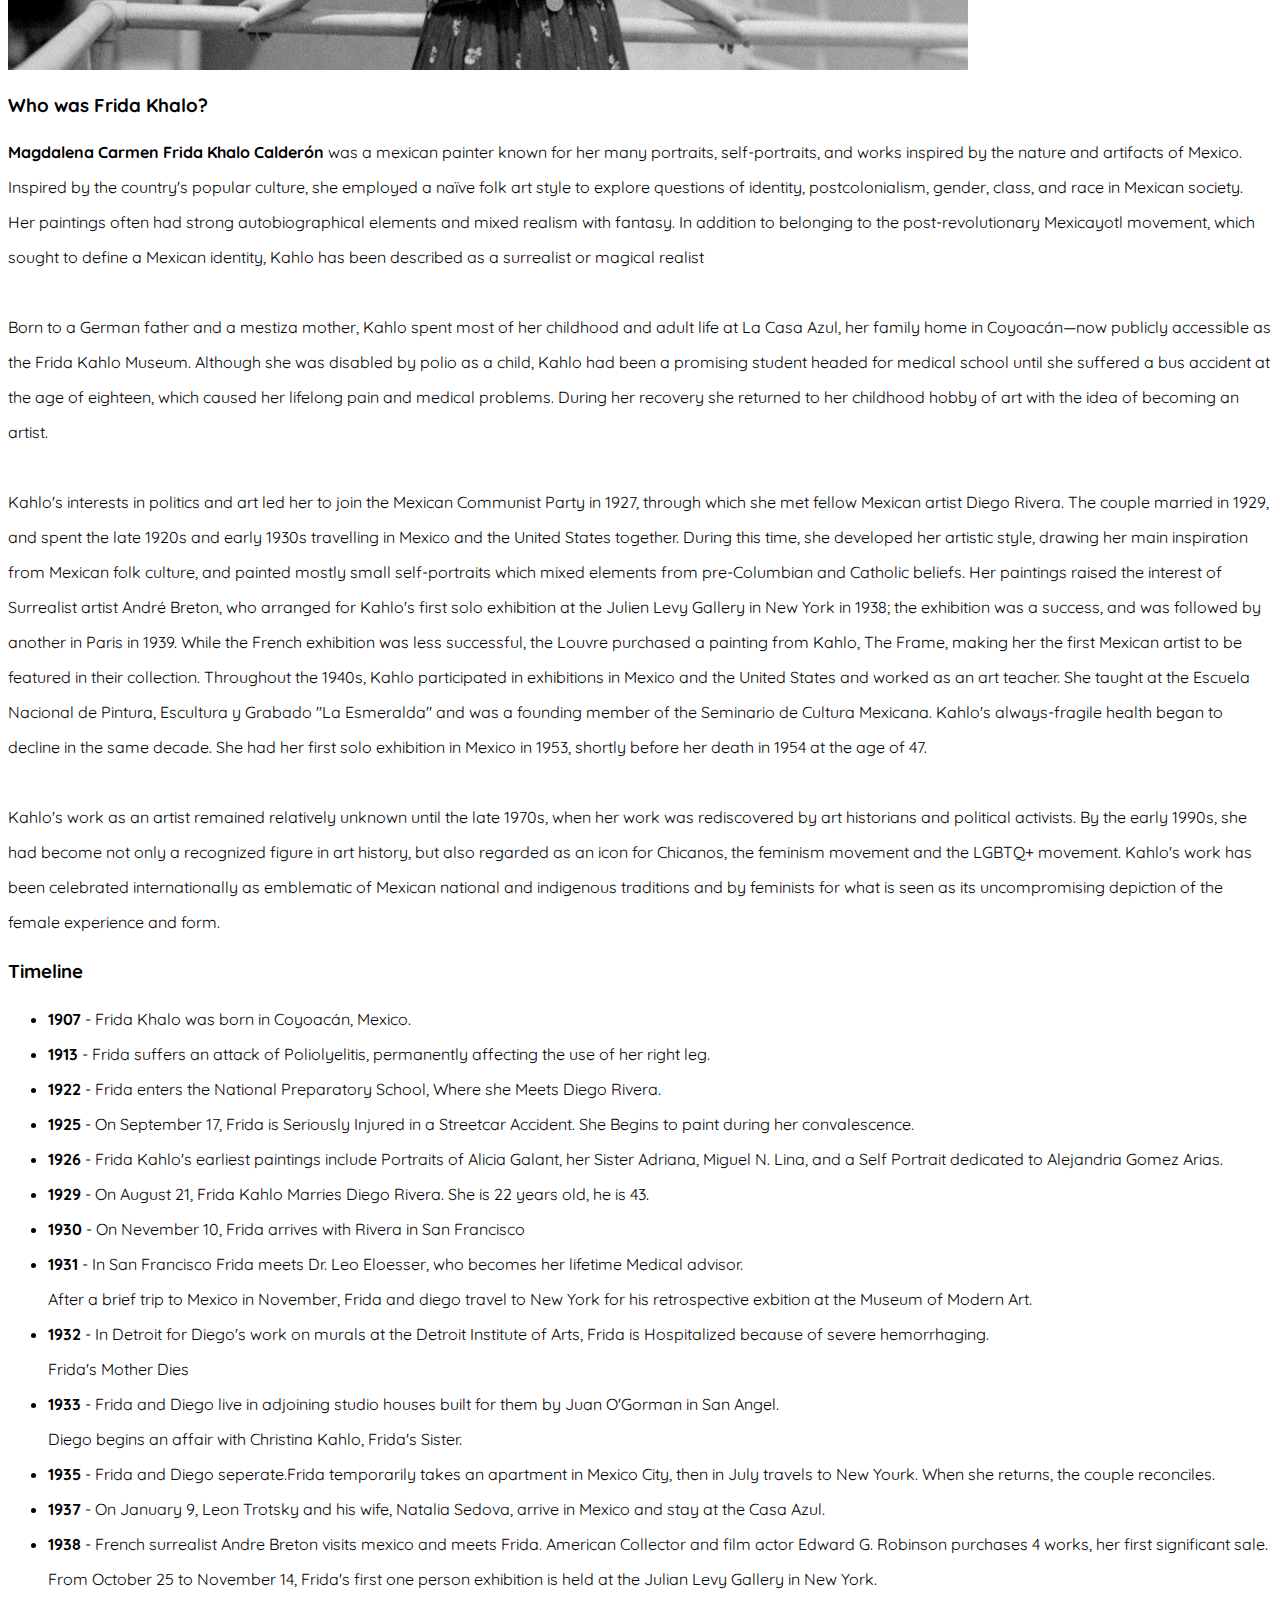
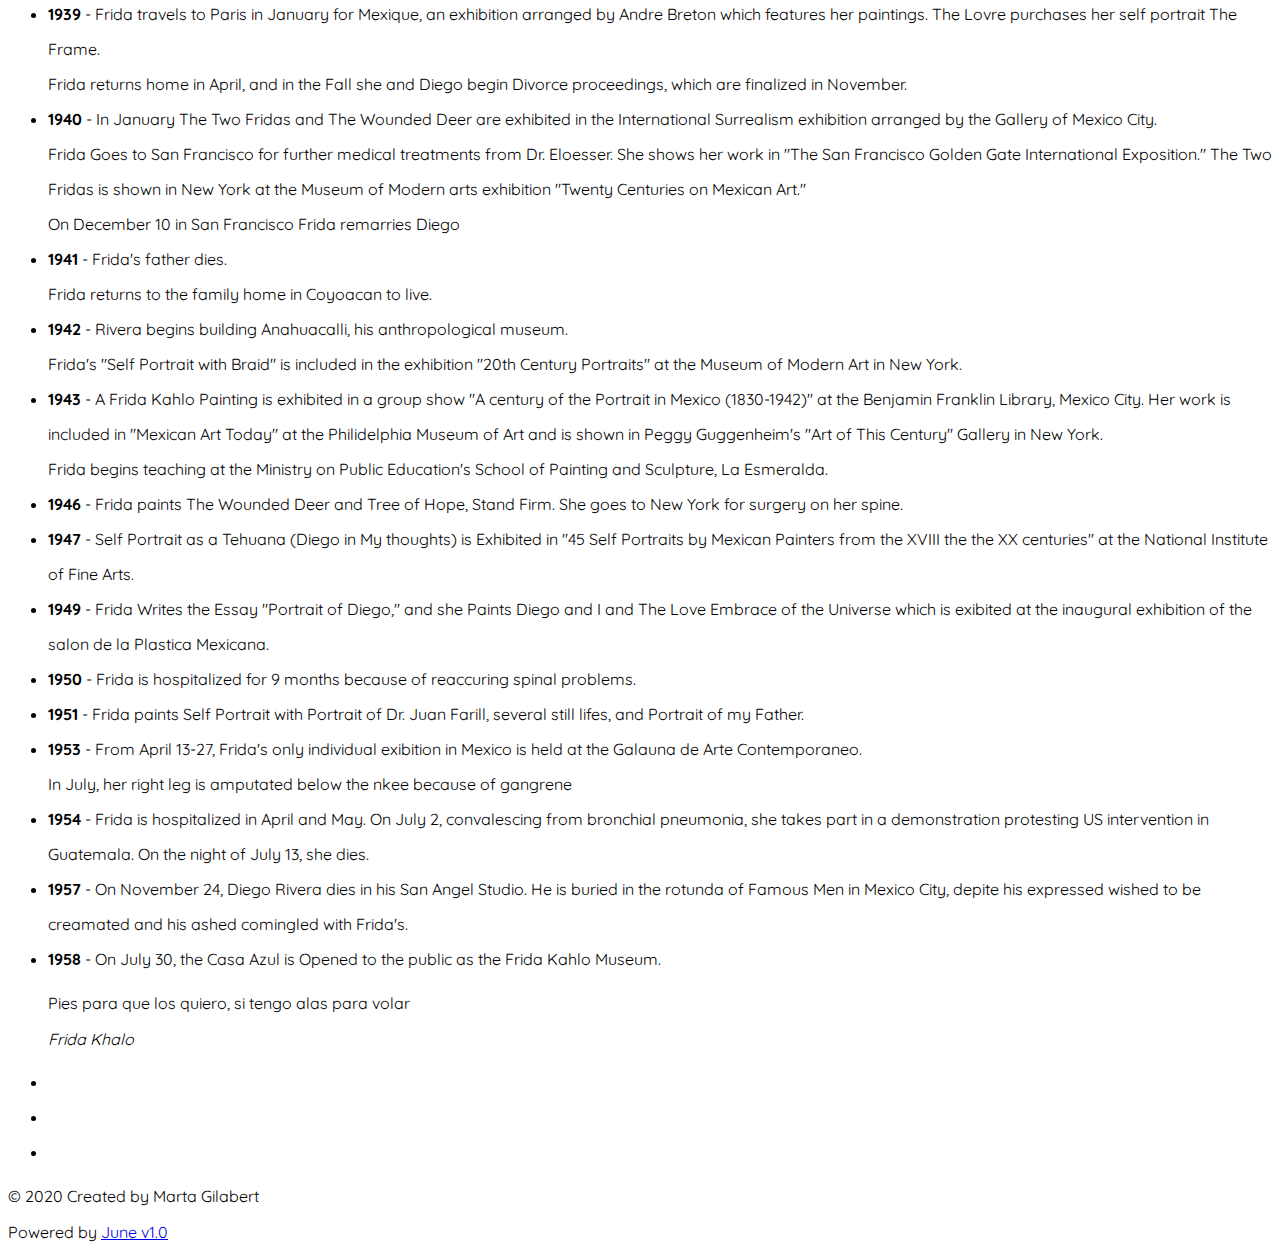
<file: public/tribute.html>
<!DOCTYPE html>
<html lang="en">
<head>
  <meta charset="UTF-8">
  <meta name="viewport" content="width=device-width, initial-scale=1.0, shrink-to-fit=no">
  <link rel="stylesheet" href="https://stackpath.bootstrapcdn.com/bootstrap/4.5.0/css/bootstrap.min.css" integrity="sha384-9aIt2nRpC12Uk9gS9baDl411NQApFmC26EwAOH8WgZl5MYYxFfc+NcPb1dKGj7Sk" crossorigin="anonymous">
  <meta http-equiv="X-UA-Compatible" content="ie=edge">
  <title>Tribute page</title>
  <link href="https://fonts.googleapis.com/css2?family=Reenie+Beanie&display=swap" rel="stylesheet">
  <link href="https://fonts.googleapis.com/css2?family=Quicksand:wght@500&family=Reenie+Beanie&display=swap" rel="stylesheet">
  <link href="https://fonts.googleapis.com/css2?family=Rock+Salt&display=swap" rel="stylesheet">
  <link rel="stylesheet" type="text/css" href="./css/tribute.css">
  <link
  rel="stylesheet"
  href="https://use.fontawesome.com/releases/v5.8.2/css/all.css"
  integrity="sha384-oS3vJWv+0UjzBfQzYUhtDYW+Pj2yciDJxpsK1OYPAYjqT085Qq/1cq5FLXAZQ7Ay"
  crossorigin="anonymous"/>
  <link rel="icon" href="./img/logopro.png">
</head>

<body>

<!-- NAVBAR -->
<nav class="navbar navbar-expand-lg navbar-dark bg-dark sticky-top p-0 m-0">
  <button class="navbar-toggler" type="button" data-toggle="collapse" data-target="#navbarNav" aria-controls="navbarNav" aria-expanded="false" aria-label="Toggle navigation">
    <span class="navbar-toggler-icon"></span>
  </button>
  <div class="collapse navbar-collapse" id="navbarNav">
    <ul class="navbar-nav">
      <li class="nav-item active">
        <a class="nav-link" href="#home">Home</a>
      </li>
      <li class="nav-item">
        <a class="nav-link" href="#tribute-info">Who she was?</a>
      </li>
      <li class="nav-item">
        <a class="nav-link" href="#timeline">Timeline</a>
      </li>
    </ul>
  </div>
</nav>

<!-- CAROUSEL -->
<div class="container mt-5 mb-4" id="home">
  <h1 class="text-center  p-5 mt-5 mb-3" id="titles">Frida Khalo</h1>
  <div id="intro" class="carousel slide" data-ride="carousel">
    <div class="carousel-inner">
      <div class="carousel-item active" data-interval="2000">
        <img src="./img/frida1.jpg" class="d-block w-100" alt="...">
      </div>
      <div class="carousel-item" data-interval="2000">
        <img src="./img/frida2.jpg" class="d-block w-100" alt="...">
      </div>
      <div class="carousel-item" data-interval="2000">
        <img src="./img/frida3.jpg" class="d-block w-100" alt="...">
      </div>
      <div class="carousel-item" data-interval="2000">
        <img src="./img/frida4.jpg" class="d-block w-100" alt="...">
      </div>
    </div>
    <!-- previous and next button -->
    <!-- <a class="carousel-control-prev" href="#carouselExampleControls" role="button" data-slide="prev">
      <span class="carousel-control-prev-icon" aria-hidden="true"></span>
      <span class="sr-only">Previous</span>
    </a>
    <a class="carousel-control-next" href="#carouselExampleControls" role="button" data-slide="next">
      <span class="carousel-control-next-icon" aria-hidden="true"></span>
      <span class="sr-only">Next</span>
    </a> -->
  </div>
  </div>

<!-- MAIN -->
<div class="container" id="tribute-info">
  <h3 class="text-center p-5 mt-5 mb-3">Who was Frida Khalo?</h3>
  <p class="p-4 text-justify" style="line-height: 35px;"><strong>Magdalena Carmen Frida Khalo Calderón</strong> was a mexican painter known for her many portraits, self-portraits, and works inspired by the nature and artifacts of Mexico. Inspired by the country's popular culture, she employed a naïve folk art style to explore questions of identity, postcolonialism, gender, class, and race in Mexican society. Her paintings often had strong autobiographical elements and mixed realism with fantasy. In addition to belonging to the post-revolutionary Mexicayotl movement, which sought to define a Mexican identity, Kahlo has been described as a surrealist or magical realist<br><br>
    Born to a German father and a mestiza mother, Kahlo spent most of her childhood and adult life at La Casa Azul, her family home in Coyoacán—now publicly accessible as the Frida Kahlo Museum. Although she was disabled by polio as a child, Kahlo had been a promising student headed for medical school until she suffered a bus accident at the age of eighteen, which caused her lifelong pain and medical problems. During her recovery she returned to her childhood hobby of art with the idea of becoming an artist.<br><br>
    Kahlo's interests in politics and art led her to join the Mexican Communist Party in 1927, through which she met fellow Mexican artist Diego Rivera. The couple married in 1929, and spent the late 1920s and early 1930s travelling in Mexico and the United States together. During this time, she developed her artistic style, drawing her main inspiration from Mexican folk culture, and painted mostly small self-portraits which mixed elements from pre-Columbian and Catholic beliefs. Her paintings raised the interest of Surrealist artist André Breton, who arranged for Kahlo's first solo exhibition at the Julien Levy Gallery in New York in 1938; the exhibition was a success, and was followed by another in Paris in 1939. While the French exhibition was less successful, the Louvre purchased a painting from Kahlo, The Frame, making her the first Mexican artist to be featured in their collection. Throughout the 1940s, Kahlo participated in exhibitions in Mexico and the United States and worked as an art teacher. She taught at the Escuela Nacional de Pintura, Escultura y Grabado "La Esmeralda" and was a founding member of the Seminario de Cultura Mexicana. Kahlo's always-fragile health began to decline in the same decade. She had her first solo exhibition in Mexico in 1953, shortly before her death in 1954 at the age of 47.<br><br>
    Kahlo's work as an artist remained relatively unknown until the late 1970s, when her work was rediscovered by art historians and political activists. By the early 1990s, she had become not only a recognized figure in art history, but also regarded as an icon for Chicanos, the feminism movement and the LGBTQ+ movement. Kahlo's work has been celebrated internationally as emblematic of Mexican national and indigenous traditions and by feminists for what is seen as its uncompromising depiction of the female experience and form.</p>
</div>

<!-- TIME -->
<div class="container" id="timeline">
  <h3 class="text-center  p-5 mt-5 mb-3">Timeline</h3>
  <ul>
    <li class="text-justify"><strong>1907</strong> - Frida Khalo was born in Coyoacán, Mexico.
    <li class="text-justify"><strong>1913</strong> - Frida suffers an attack of Poliolyelitis, permanently affecting the use of her right leg.
    <li class="text-justify"><strong>1922</strong> - Frida enters the National Preparatory School, Where she Meets Diego Rivera.
    <li class="text-justify"><strong>1925</strong> - On September 17, Frida is Seriously Injured in a Streetcar Accident. She Begins to paint during her convalescence.
    <li class="text-justify"><strong>1926</strong> - Frida Kahlo's earliest paintings include Portraits of Alicia Galant, her Sister Adriana, Miguel N. Lina, and a Self Portrait dedicated to Alejandria Gomez Arias.
    <li class="text-justify"><strong>1929</strong> - On August 21, Frida Kahlo Marries Diego Rivera. She is 22 years old, he is 43.
    <li class="text-justify"><strong>1930</strong> - On Nevember 10, Frida arrives with Rivera in San Francisco
    <li class="text-justify"><strong>1931</strong> - In San Francisco Frida meets Dr. Leo Eloesser, who becomes her lifetime Medical advisor.<br>
        After a brief trip to Mexico in November, Frida and diego travel to New York for his retrospective exbition at the Museum of Modern Art.
    <li class="text-justify"><strong>1932</strong> - In Detroit for Diego's work on murals at the Detroit Institute of Arts, Frida is Hospitalized because of severe hemorrhaging.<br>
        Frida's Mother Dies
    <li class="text-justify"><strong>1933</strong> - Frida and Diego live in adjoining studio houses built for them by Juan O'Gorman in San Angel.<br>
        Diego begins an affair with Christina Kahlo, Frida's Sister.
    <li class="text-justify"><strong>1935</strong> - Frida and Diego seperate.Frida temporarily takes an apartment in Mexico City, then in July travels to New Yourk. When she returns, the couple reconciles.
    <li class="text-justify"><strong>1937</strong> - On January 9, Leon Trotsky and his wife, Natalia Sedova, arrive in Mexico and stay at the Casa Azul.
    <li class="text-justify"><strong>1938</strong> - French surrealist Andre Breton visits mexico and meets Frida. American Collector and film actor Edward G. Robinson purchases 4 works, her first significant sale.<br>
        From October 25 to November 14, Frida's first one person exhibition is held at the Julian Levy Gallery in New York.
    <li class="text-justify"><strong>1939</strong> - Frida travels to Paris in January for Mexique, an exhibition arranged by Andre Breton which features her paintings. The Lovre purchases her self portrait The Frame.<br>
        Frida returns home in April, and in the Fall she and Diego begin Divorce proceedings, which are finalized in November.
    <li class="text-justify"><strong>1940</strong> - In January The Two Fridas and The Wounded Deer are exhibited in the International Surrealism exhibition arranged by the Gallery of Mexico City.<br>
        Frida Goes to San Francisco for further medical treatments from Dr. Eloesser. She shows her work in "The San Francisco Golden Gate International Exposition." The Two Fridas is shown in New York at the Museum of Modern arts exhibition "Twenty Centuries on Mexican Art."<br>
        On December 10 in San Francisco Frida remarries Diego
    <li class="text-justify"><strong>1941</strong> - Frida's father dies.<br>
        Frida returns to the family home in Coyoacan to live.
    <li class="text-justify"><strong>1942</strong> - Rivera begins building Anahuacalli, his anthropological museum.<br>   
        Frida's "Self Portrait with Braid" is included in the exhibition "20th Century Portraits" at the Museum of Modern Art in New York.
    <li class="text-justify"><strong>1943</strong> - A Frida Kahlo Painting is exhibited in a group show "A century of the Portrait in Mexico (1830-1942)" at the Benjamin Franklin Library, Mexico City. Her work is included in "Mexican Art Today" at the Philidelphia Museum of Art and is shown in Peggy Guggenheim's "Art of This Century" Gallery in New York.<br>
        Frida begins teaching at the Ministry on Public Education's School of Painting and Sculpture, La Esmeralda.
    <li class="text-justify"><strong>1946</strong> - Frida paints The Wounded Deer and Tree of Hope, Stand Firm. She goes to New York for surgery on her spine.
    <li class="text-justify"><strong>1947</strong> - Self Portrait as a Tehuana (Diego in My thoughts) is Exhibited in "45 Self Portraits by Mexican Painters from the XVIII the the XX centuries" at the National Institute of Fine Arts.
    <li class="text-justify"><strong>1949</strong> - Frida Writes the Essay "Portrait of Diego," and she Paints Diego and I and The Love Embrace of the Universe which is exibited at the inaugural exhibition of the salon de la Plastica Mexicana.
    <li class="text-justify"><strong>1950</strong> - Frida is hospitalized for 9 months because of reaccuring spinal problems.
    <li class="text-justify"><strong>1951</strong> - Frida paints Self Portrait with Portrait of Dr. Juan Farill, several still lifes, and Portrait of my Father.
    <li class="text-justify"><strong>1953</strong> - From April 13-27, Frida's only individual exibition in Mexico is held at the Galauna de Arte Contemporaneo.<br>
        In July, her right leg is amputated below the nkee because of gangrene
    <li class="text-justify"><strong>1954</strong> - Frida is hospitalized in April and May. On July 2, convalescing from bronchial pneumonia, she takes part in a demonstration protesting US intervention in Guatemala. On the night of July 13, she dies.
    <li class="text-justify"><strong>1957</strong> - On November 24, Diego Rivera dies in his San Angel Studio. He is buried in the rotunda of Famous Men in Mexico City, depite his expressed wished to be creamated and his ashed comingled with Frida's.
    <li class="text-justify"><strong>1958</strong> - On July 30, the Casa Azul is Opened to the public as the Frida Kahlo Museum.
    </li>
    </ul>
</div>

<!--  QUOTE -->

<div class="container p-4 ml-8 mt-5 mb-5">
  <blockquote class="blockquote text-center">
    <p class="mb-0 text-center"> Pies para que los quiero, si tengo alas para volar</p>
    <footer class="blockquote-footer text-center"><cite title="Source Title">Frida Khalo</cite></footer>
  </blockquote>
</div>


<!-- FOOTER -->
<footer class="my-5 pt-5 text-muted text-center text-small">
  <ul class="list-inline">
      <li class="list-inline-item"><a href="https://www.linkedin.com/in/martagilabertgu"><i class="fab fa-linkedin-in"></i>
      </a></li>
      <li class="list-inline-item"><a href="https://github.com/marta8919"><i class="fab fa-github"></i>
      </a></li>
      <li class="list-inline-item">
        <a href="mailto:info@martagg.com" class="btn-floating btn-li mx-1"><i class="fas fa-at"></i></a>
      </li>
  </ul>
  <p class="mb-1">&copy; 2020 Created by Marta Gilabert
  <p>Powered by <u><a href="./img/june.jpg" class="june">June v1.0</a></u></p>
  </p>
</footer>

    <!--script-->
    <script src="https://code.jquery.com/jquery-3.5.1.slim.min.js" integrity="sha384-DfXdz2htPH0lsSSs5nCTpuj/zy4C+OGpamoFVy38MVBnE+IbbVYUew+OrCXaRkfj" crossorigin="anonymous"></script>
    <script src="https://cdn.jsdelivr.net/npm/popper.js@1.16.0/dist/umd/popper.min.js" integrity="sha384-Q6E9RHvbIyZFJoft+2mJbHaEWldlvI9IOYy5n3zV9zzTtmI3UksdQRVvoxMfooAo" crossorigin="anonymous"></script>
    <script src="https://stackpath.bootstrapcdn.com/bootstrap/4.5.0/js/bootstrap.min.js" integrity="sha384-OgVRvuATP1z7JjHLkuOU7Xw704+h835Lr+6QL9UvYjZE3Ipu6Tp75j7Bh/kR0JKI" crossorigin="anonymous"></script>
</body>
</html>
</file>
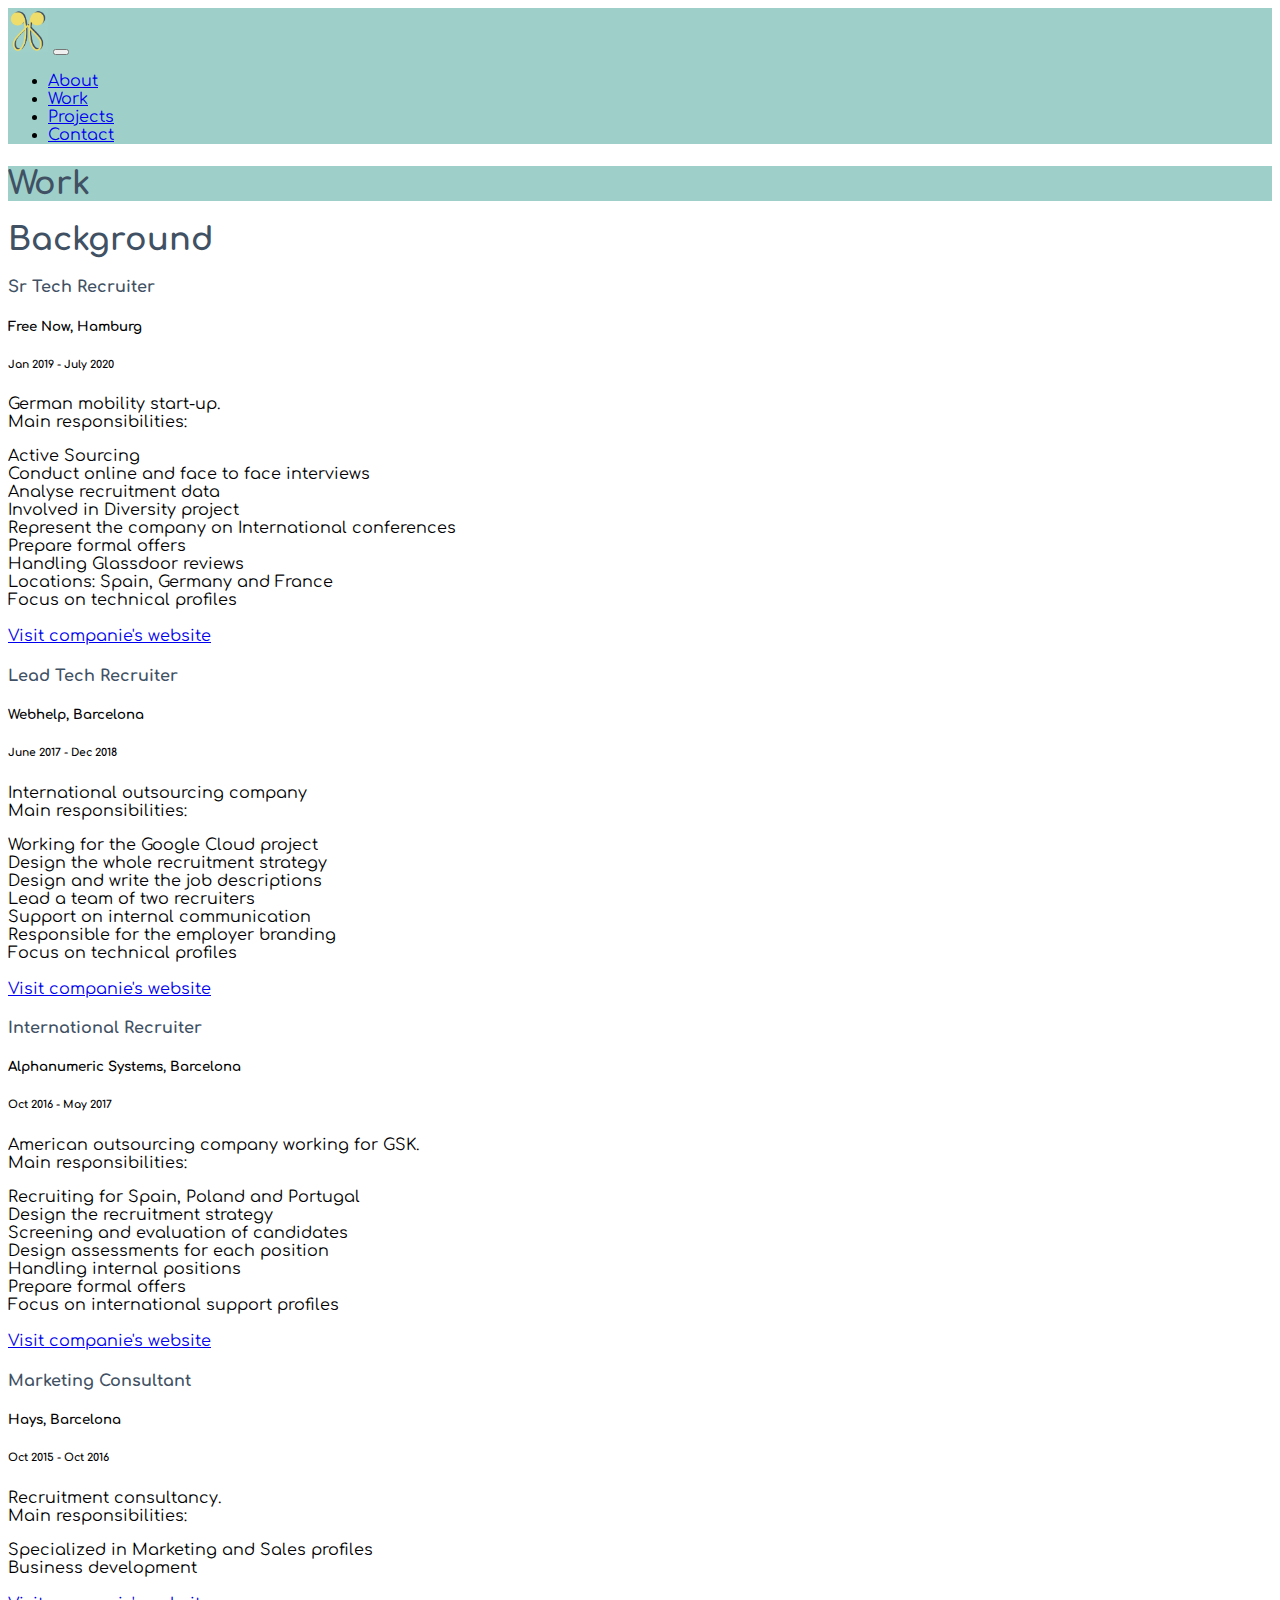
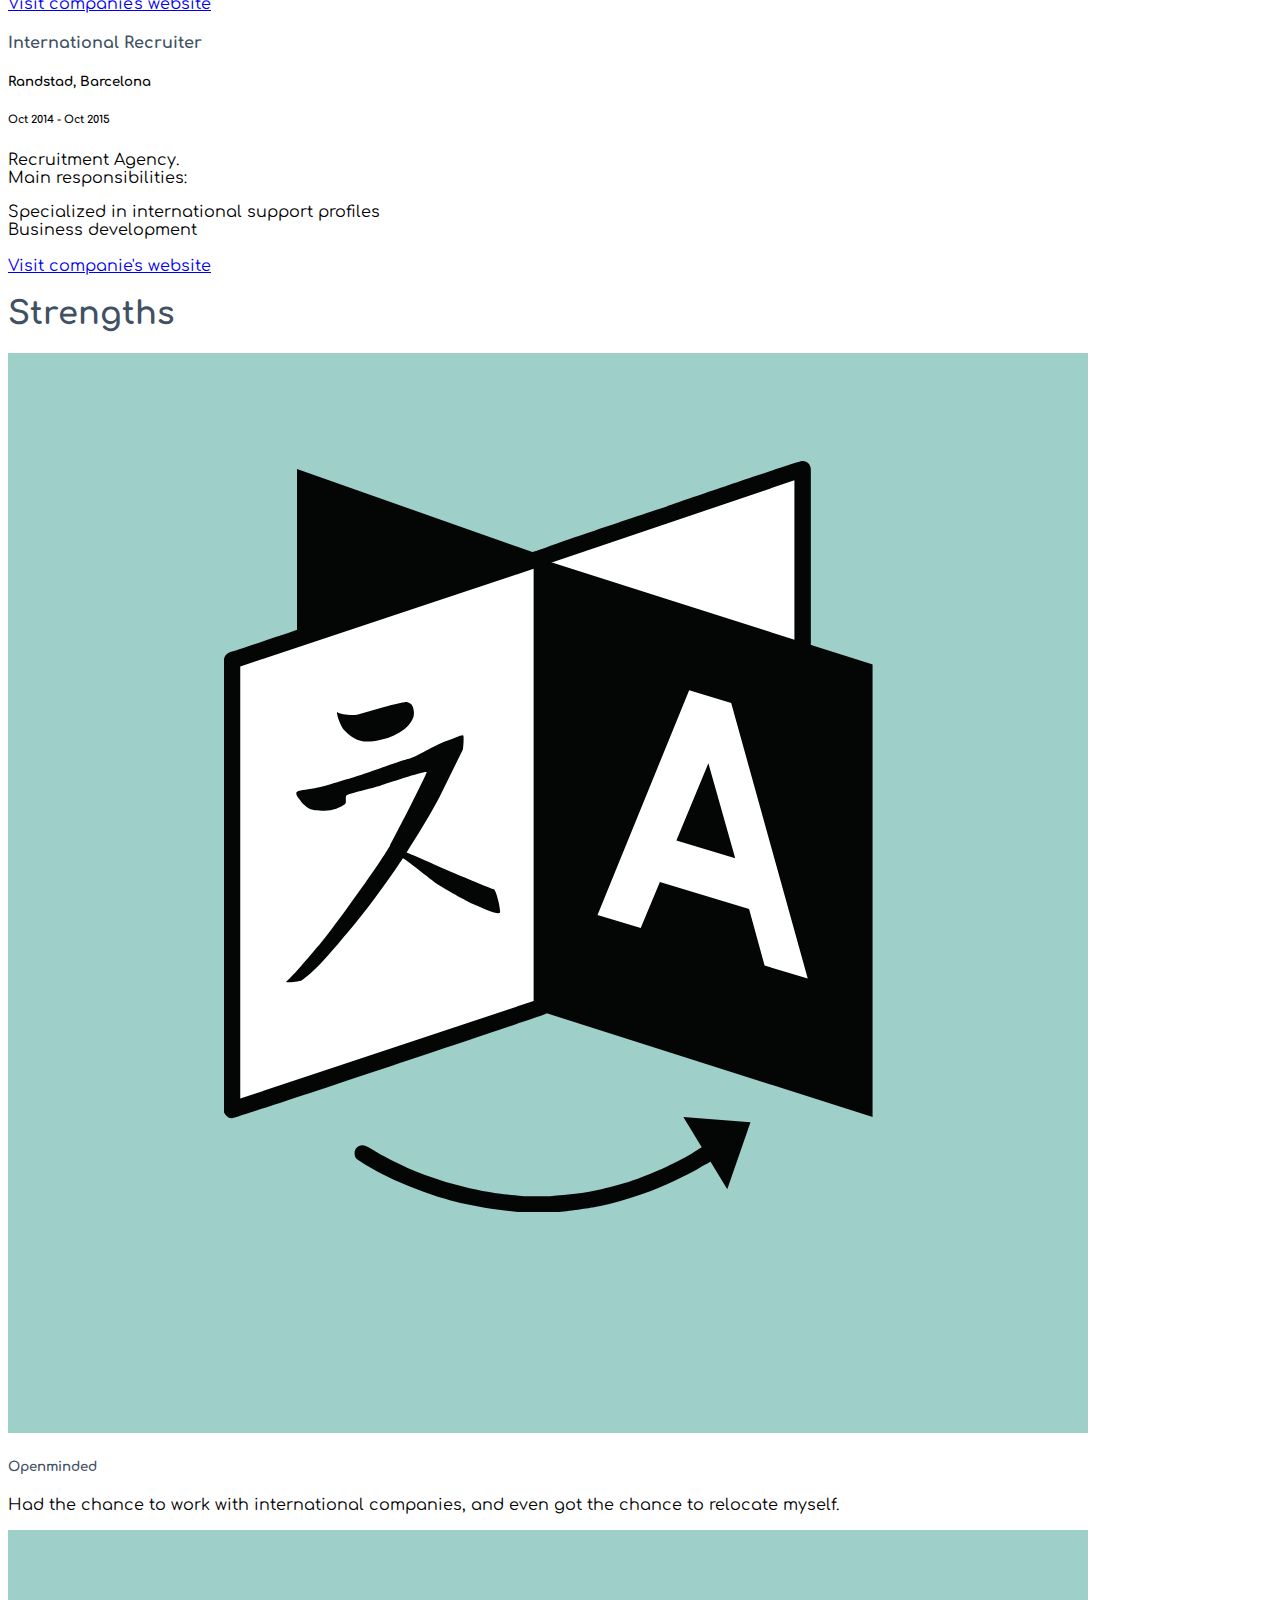
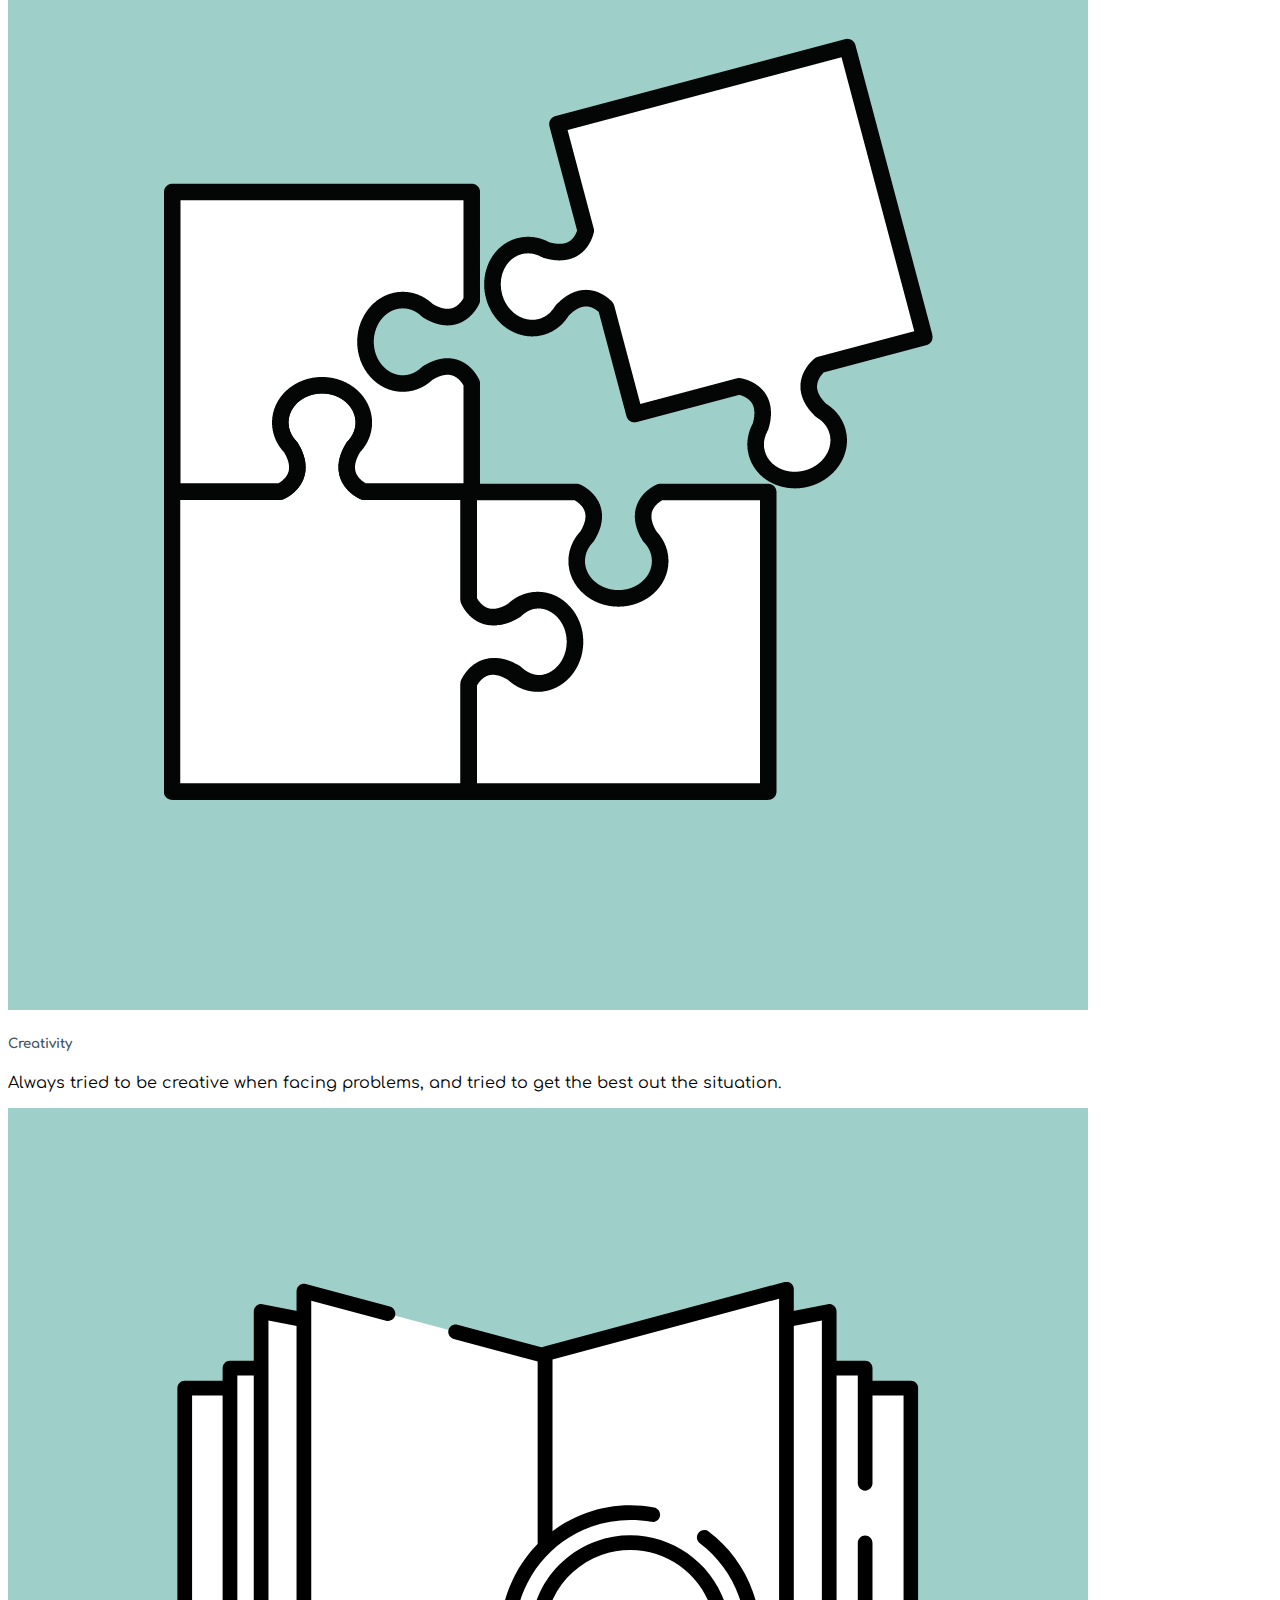
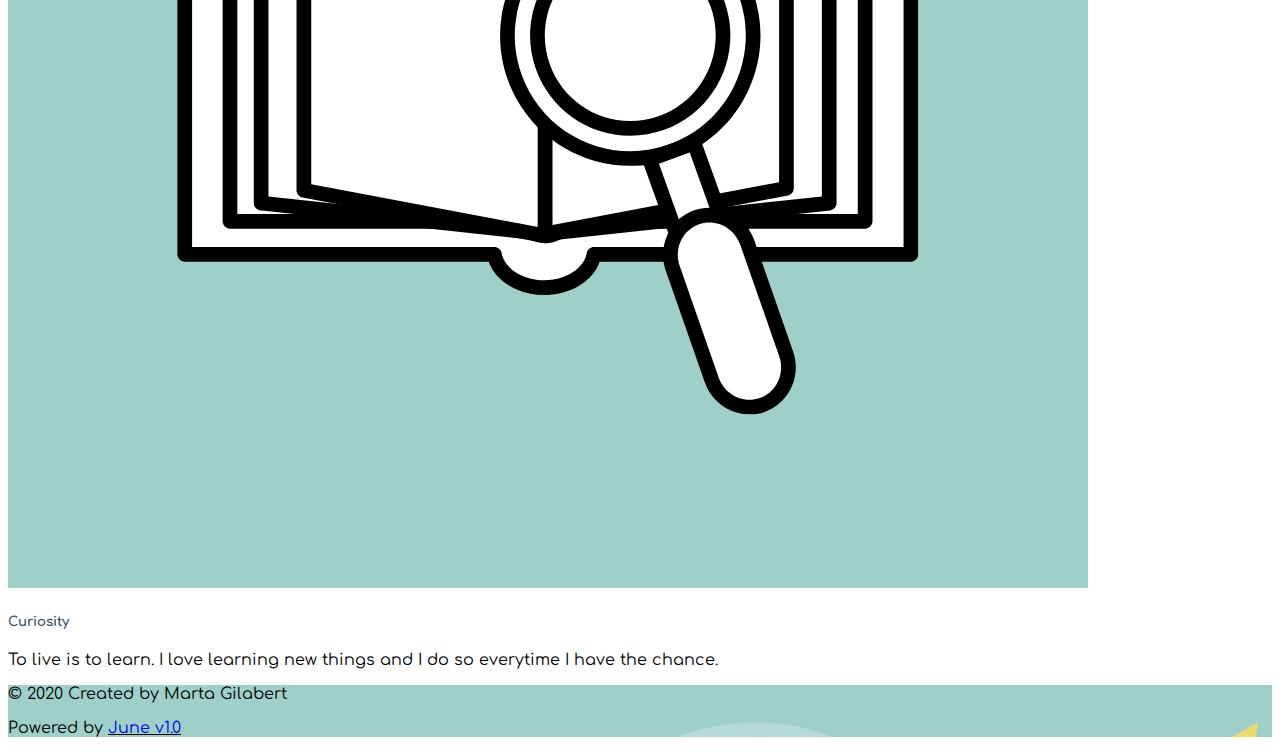
<file: public/work.html>
<!DOCTYPE html>
<html lang="en">
<head>
  <meta charset="UTF-8">
  <meta name="viewport" content="width=device-width, initial-scale=1.0, shrink-to-fit=no">
  <link rel="stylesheet" href="https://stackpath.bootstrapcdn.com/bootstrap/4.5.0/css/bootstrap.min.css" integrity="sha384-9aIt2nRpC12Uk9gS9baDl411NQApFmC26EwAOH8WgZl5MYYxFfc+NcPb1dKGj7Sk" crossorigin="anonymous">
  <meta http-equiv="X-UA-Compatible" content="ie=edge">
  <title>Marta Gilabert - Work</title>
  <link href="https://fonts.googleapis.com/css2?family=Comfortaa:wght@300&display=swap" rel="stylesheet">
  <link href="https://fonts.googleapis.com/css2?family=Comfortaa:wght@700&display=swap" rel="stylesheet">
  <link
  rel="stylesheet"
  href="https://use.fontawesome.com/releases/v5.8.2/css/all.css"
  integrity="sha384-oS3vJWv+0UjzBfQzYUhtDYW+Pj2yciDJxpsK1OYPAYjqT085Qq/1cq5FLXAZQ7Ay"
  crossorigin="anonymous"/>
  <link rel="stylesheet" href="./css/index.css">
  <link rel="icon" href="./img/logopro.png">
</head>

<body>
  <!--NAV BAR-->
  <nav class="navbar navbar-expand-lg navbar-dark sticky-top">
      <a class="navbar-brand" href="./index.html"><img src="./img/logopro.png" alt="logo" width="40px"></a>
      <!--drop down when small-->
      <button class="navbar-toggler" type="button" data-toggle="collapse" data-target="#navbarNavDropdown" aria-controls="navbarNavDropdown" aria-expanded="false" aria-label="Toggle navigation">
        <span class="navbar-toggler-icon"></span>
      </button>
      <!--end of drop down menu-->
      <div class="collapse navbar-collapse" id="navbarNavDropdown">
        <ul class="navbar-nav ml-auto">
          <li class="nav-item">
            <a class="nav-link text-white" href="./index.html">About</a>
          </li>
          <li class="nav-item">
            <a class="nav-link text-white" href="./work.html">Work</a>
          </li>
          <li class="nav-item">
            <a class="nav-link text-white" href="./projects.html">Projects</a>
          </li>
          <li class="nav-item">
              <a class="nav-link text-white" href="./contact.html">Contact</a>
            </li>
        </ul>
      </div>
    </nav>
  </div>

  <!-- Title-->
  <div class="myabout p-5">
    <div class="container" id="home">
      <div class="container mt-5 mb-5 p-3">
        <h1 class="mytitle">Work</h1>
      </div>
    </div>
  </div>

<!-- Work -->
<section class="p-4 mt-5">
<div class="container mt-5" id="experience">
  <h1 class="mytitle text-center p-4">Background</h1>
<div class="row">
  <div class="col-sm-4 p-4">
    <div class="card">
      <div class="card-body">
        <h4 class="mytitle card-title"><strong>Sr Tech Recruiter</strong></h4>
        <h5 class="card-title">Free Now, Hamburg</h5>
        <h6 class="card-title">Jan 2019 - July 2020</h6>
        <p class="card-text">German mobility start-up. <br> Main responsibilities:</p>
        <li>Active Sourcing</li>
        <li>Conduct online and face to face interviews</li>
        <li>Analyse recruitment data</li>
        <li>Involved in Diversity project</li>
        <li>Represent the company on International conferences</li>
        <li>Prepare formal offers</li>
        <li>Handling Glassdoor reviews</li>
        <li>Locations: Spain, Germany and France</li>
        <li>Focus on technical profiles</li>
        <br>
        <a href="http://www.free-now.com" class="btn btn-info">Visit companie's website</a>
      </div>
    </div>
  </div>
  <div class="col-sm-3 p-4">
    <div class="card">
      <div class="card-body">
        <h4 class="mytitle c3rd-title"><strong>Lead Tech Recruiter</strong></h4>
        <h5 class="card-title">Webhelp, Barcelona</h5>
        <h6 class="card-title">June 2017 - Dec 2018</h6>
        <p class="card-text">International outsourcing company <br> Main responsibilities:</p>
        <li>Working for the Google Cloud project</li>
        <li>Design the whole recruitment strategy</li>
        <li>Design and write the job descriptions</li>
        <li>Lead a team of two recruiters</li>
        <li>Support on internal communication</li>
        <li>Responsible for the employer branding</li>
        <li>Focus on technical profiles</li>
        <br>
        <a href="http://www.webhelp.com" class="btn btn-info">Visit companie's website</a>
      </div>
    </div>
  </div>
  <div class="col-sm-3 p-4">
    <div class="card">
      <div class="card-body">
        <h4 class="mytitle card-title"><strong>International Recruiter</strong></h4>
        <h5 class="card-title">Alphanumeric Systems, Barcelona</h5>
        <h6 class="card-title">Oct 2016 - May 2017</h6>
        <p class="card-text">American outsourcing company working for GSK. <br> Main responsibilities:</p>
        <li>Recruiting for Spain, Poland and Portugal</li>
        <li>Design the recruitment strategy</li>
        <li>Screening and evaluation of candidates</li>
        <li>Design assessments for each position</li>
        <li>Handling internal positions</li>
        <li>Prepare formal offers</li>
        <li>Focus on international support profiles</li>
        <br>
        <a href="http://www.alphanumeric.com" class="btn btn-info">Visit companie's website</a>
      </div>
    </div>
  </div>
  <div class="col-sm-3 p-4">
    <div class="card">
      <div class="card-body">
        <h4 class="mytitle card-title"><strong>Marketing Consultant</strong></h4>
        <h5 class="card-title">Hays, Barcelona</h5>
        <h6 class="card-title">Oct 2015 - Oct 2016</h6>
        <p class="card-text">Recruitment consultancy. <br> Main responsibilities:</p>
        <li>Specialized in Marketing and Sales profiles</li>
        <li>Business development</li>
        <br>
        <a href="http://www.hays.es" class="btn btn-info">Visit companie's website</a>
      </div>
    </div>
  </div>
  <div class="col-sm-3 p-4">
    <div class="card">
      <div class="card-body">
        <h4 class="mytitle card-title"><strong>International Recruiter</strong></h4>
        <h5 class="card-title">Randstad, Barcelona</h5>
        <h6 class="card-title">Oct 2014 - Oct 2015</h6>
        <p class="card-text">Recruitment Agency. <br> Main responsibilities:</p>
        <li>Specialized in international support profiles</li>
        <li>Business development</li>
        <br>
        <a href="http://www.randstad.es" class="btn btn-info">Visit companie's website</a>
      </div>
    </div>
  </div>
</div>
</div>
</section>

<!-- Skills -->
<div class="container">
  <h1 class="mytitle text-center p-4">Strengths</h1>
<div class="row row-cols-1 row-cols-md-3">
  <div class="col mb-4">
    <div class="card">
      <img src="./img/work/languages.png" class="card-img-top" alt="Openminded">
      <div class="card-body">
        <h5 class="mytitle card-title">Openminded</h5>
        <p class="card-text">Had the chance to work with international companies, and even got the chance to relocate myself.</p>
      </div>
    </div>
  </div>
  <div class="col mb-4">
    <div class="card">
      <img src="./img/work/recruiting.png" class="card-img-top" alt="Creativity">
      <div class="card-body">
        <h5 class="mytitle card-title">Creativity</h5>
        <p class="card-text">Always tried to be creative when facing problems, and tried to get the best out the situation.</p>
      </div>
    </div>
  </div>
  <div class="col mb-4">
    <div class="card">
      <img src="./img/work/sourcing.png" class="card-img-top" alt="Curiosity">
      <div class="card-body">
        <h5 class="mytitle card-title">Curiosity</h5>
        <p class="card-text">To live is to learn. I love learning new things and I do so everytime I have the chance.</p>
      </div>
    </div>
  </div>
</div>
</div>
 

  <!-- Footer -->
<section class="myabout p-4">
  <div class="container-fluid myfooter" id="contact">
  <footer class="page-footer font-medium special-color-dark pt-4">
    <!-- <h1 class="mytitle p-5 text-center">Get in touch with me</h1>
    <div class="container">
      <ul class="list-unstyled list-inline text-center">
        <li class="list-inline-item">
          <a class="btn-floating btn-li mx-1" href="https://www.linkedin.com/in/martagilabertgu" >
            <i class="fab fa-linkedin-in"></i>
          </a>
        </li>
        <li class="list-inline-item">
          <a class="btn-floating btn-li mx-1" href="https://github.com/marta8919" >
            <i class="fab fa-github"></i>
          </a>
        </li>
        <li class="list-inline-item">
          <a href="mailto:info@martagg.com" class="btn-floating btn-li mx-1"><i class="fas fa-at"></i></a>
        </li>
      </ul>
    </div> -->
  <div class="footer-copyright text-center py-3 text-white">© 2020 Created by Marta Gilabert
      <p>Powered by <u><a href="./img/june.jpg" class="june text-white">June v1.0</a></u></p>
    </div>
  </footer>
  </div>
  </section>
  
  
  
      <!--script-->
      <script src="https://code.jquery.com/jquery-3.5.1.slim.min.js" integrity="sha384-DfXdz2htPH0lsSSs5nCTpuj/zy4C+OGpamoFVy38MVBnE+IbbVYUew+OrCXaRkfj" crossorigin="anonymous"></script>
      <script src="https://cdn.jsdelivr.net/npm/popper.js@1.16.0/dist/umd/popper.min.js" integrity="sha384-Q6E9RHvbIyZFJoft+2mJbHaEWldlvI9IOYy5n3zV9zzTtmI3UksdQRVvoxMfooAo" crossorigin="anonymous"></script>
      <script src="https://stackpath.bootstrapcdn.com/bootstrap/4.5.0/js/bootstrap.min.js" integrity="sha384-OgVRvuATP1z7JjHLkuOU7Xw704+h835Lr+6QL9UvYjZE3Ipu6Tp75j7Bh/kR0JKI" crossorigin="anonymous"></script>
  </body>
  </html>
</file>
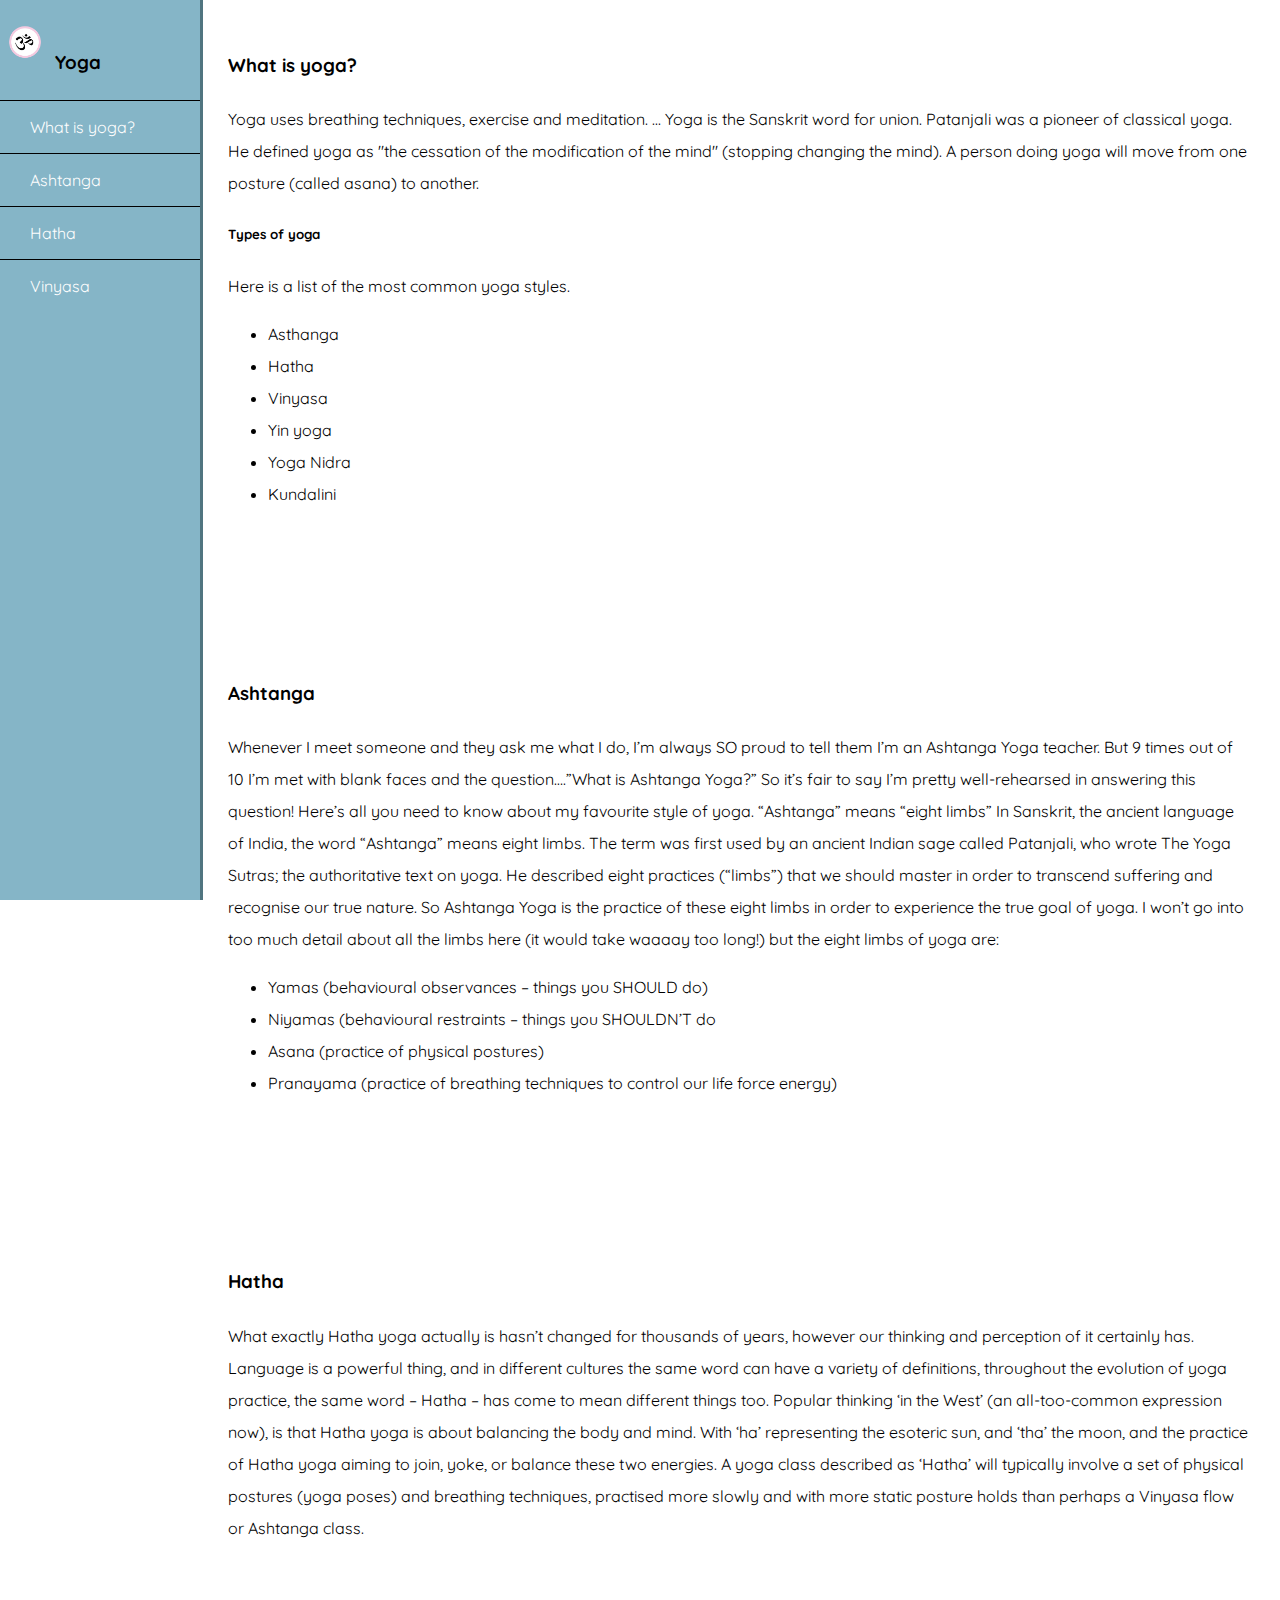
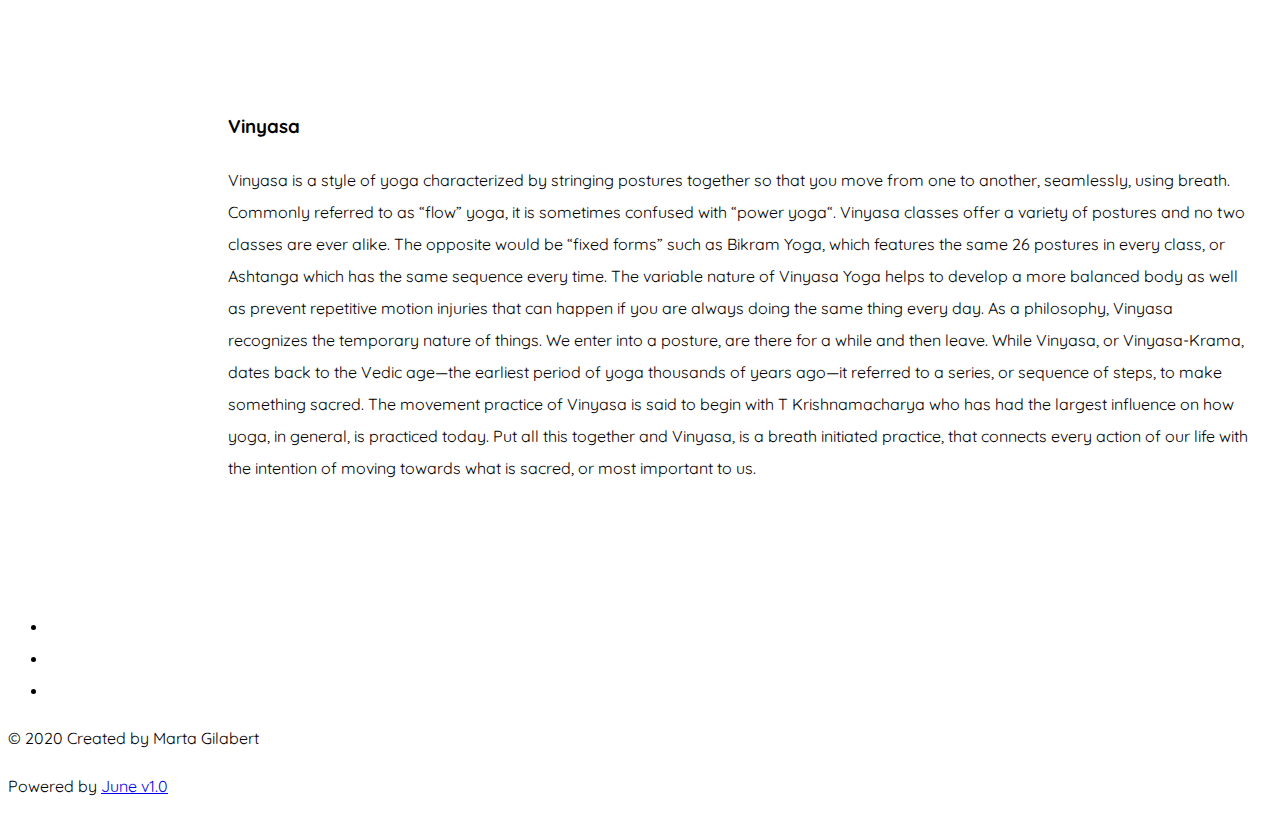
<file: public/yoga.html>
<!DOCTYPE html>
<html lang="en">
<head>
<meta name="viewport" content="width=device-width, initial-scale=1.0, shrink-to-fit=no">
<meta charset="UTF-8">
<link rel="stylesheet" href="https://stackpath.bootstrapcdn.com/bootstrap/4.5.0/css/bootstrap.min.css" integrity="sha384-9aIt2nRpC12Uk9gS9baDl411NQApFmC26EwAOH8WgZl5MYYxFfc+NcPb1dKGj7Sk" crossorigin="anonymous">
<meta http-equiv="X-UA-Compatible" content="ie=edge">
<title>Yoga</title>
<link rel="stylesheet" type="text/css" href="./css/yoga.css">
<link
  rel="stylesheet"
  href="https://use.fontawesome.com/releases/v5.8.2/css/all.css"
  integrity="sha384-oS3vJWv+0UjzBfQzYUhtDYW+Pj2yciDJxpsK1OYPAYjqT085Qq/1cq5FLXAZQ7Ay"
  crossorigin="anonymous"/>
<link rel="icon" href="./img/logoyoga.png">
<link href="https://fonts.googleapis.com/css2?family=Quicksand:wght@300&display=swap" rel="stylesheet">
</head>

<body>

  <!-- boostrap navbar -->
  <!-- <div class="container">
    <nav class="navbar navbar-expand-lg navbar-light bg-light">
      <a class="navbar-brand" href="#">Different kinds of yoga</a>
      <button class="navbar-toggler" type="button" data-toggle="collapse" data-target="#navbarText" aria-controls="navbarText" aria-expanded="false" aria-label="Toggle navigation">
        <span class="navbar-toggler-icon"></span>
      </button>
      <div class="collapse navbar-collapse" id="navbarText">
      <ul class="navbar-nav">
        <li class="nav-item">
          <a class="nav-link" href="#intro">Introduction</a>
        </li>
      </ul>
      <ul class="navbar-nav">
        <li class="nav-item">
          <a class="nav-link" href="#intro">Types of yoga</a>
        </li>
      </ul>
      <ul class="navbar-nav">
        <li class="nav-item">
          <a class="nav-link" href="#intro">Ashtanga</a>
        </li>
      </ul>
      <ul class="navbar-nav">
        <li class="nav-item">
          <a class="nav-link" href="#intro">Hatha</a>
        </li>
      </ul>
      <ul class="navbar-nav">
        <li class="nav-item">
          <a class="nav-link" href="#intro">Vinyasa</a>
        </li>
      </ul>
    </div>
    </nav>
  </div> -->

<!-- NAVBAR -->
<div class="container">
  <nav id=navbar>
    <h3 class="text-white"><img src="./img/logoyoga.png" alt="logo" style="width: 25%;"> Yoga</h3>
    </button>
    <ul>
      <li><a class="nav-link" href="#introduction">What is yoga?</a></li>
      <li><a class="nav-link" href="#ashtanga">Ashtanga</a></li>
      <li><a class="nav-link" href="#hatha">Hatha</a></li>
      <li><a class="nav-link" href="#vinyasa">Vinyasa</a></li>
    </ul>
  </nav>
</div>

<!-- INTRO -->
<div class="container main-doc ml-5">
<main id="main-doc">
  <section class="main-section" id="introduction">
      <h3>What is yoga?</h3>
      <p class="text-justify">Yoga uses breathing techniques, exercise and meditation. ... Yoga is the Sanskrit word for union. Patanjali was a pioneer of classical yoga. He defined yoga as "the cessation of the modification of the mind" (stopping changing the mind). A person doing yoga will move from one posture (called asana) to another.</p>
    </section>
  <h5>Types of yoga</h5>
  <p class="text-justify">Here is a list of the most common yoga styles.</p>
  <ul>
    <li>Asthanga</li>
    <li>Hatha</li>
    <li>Vinyasa</li>
    <li>Yin yoga</li>
    <li>Yoga Nidra</li>
    <li>Kundalini</li>
  </ul>
</div>

<!-- ASHTANGA -->
<div class="container main-doc ml-5" id="ashtanga">
  <main id="main-doc">
    <section>
        <h3>Ashtanga</h3>
        <p class="text-justify">Whenever I meet someone and they ask me what I do, I’m always SO proud to tell them I’m an Ashtanga Yoga teacher. But 9 times out of 10 I’m met with blank faces and the question….”What is Ashtanga Yoga?”

          So it’s fair to say I’m pretty well-rehearsed in answering this question!
          
          Here’s all you need to know about my favourite style of yoga.
          
          “Ashtanga” means “eight limbs”
          In Sanskrit, the ancient language of India, the word “Ashtanga” means eight limbs.
          
          The term was first used by an ancient Indian sage called Patanjali, who wrote The Yoga Sutras; the authoritative text on yoga. He described eight practices (“limbs”) that we should master in order to transcend suffering and recognise our true nature.
          
          So Ashtanga Yoga is the practice of these eight limbs in order to experience the true goal of yoga.
          
          I won’t go into too much detail about all the limbs here (it would take waaaay too long!) but the eight limbs of yoga are:</p>
      </section>
    <ul>
      <li>Yamas (behavioural observances – things you SHOULD do)</li>
      <li>Niyamas (behavioural restraints – things you SHOULDN’T do</li>
      <li>Asana (practice of physical postures)</li>
      <li>Pranayama (practice of breathing techniques to control our life force energy)</li>
    </ul>
  </div>

  <!-- HATHA -->

  <div class="container main-doc ml-5" id="hatha">
    <main id="main-doc">
      <section>
          <h3>Hatha</h3>
          <p class="text-justify">What exactly Hatha yoga actually is hasn’t changed for thousands of years, however our thinking and perception of it certainly has. Language is a powerful thing, and in different cultures the same word can have a variety of definitions, throughout the evolution of yoga practice, the same word – Hatha – has come to mean different things too.  

            Popular thinking ‘in the West’ (an all-too-common expression now), is that Hatha yoga is about balancing the body and mind. With ‘ha’ representing the esoteric sun, and ‘tha’ the moon, and the practice of Hatha yoga aiming to join, yoke, or balance these two energies. 
            
            A yoga class described as ‘Hatha’ will typically involve a set of physical postures (yoga poses) and breathing techniques, practised more slowly and with more static posture holds than perhaps a Vinyasa flow or Ashtanga class.</p>
        </section>
    </div>

  <!-- VINYASA -->

  <div class="container main-doc ml-5" id="vinyasa">
    <main id="main-doc">
      <section>
          <h3>Vinyasa</h3>
          <p class="text-justify">Vinyasa is a style of yoga characterized by stringing postures together so that you move from one to another, seamlessly, using breath.  Commonly referred to as “flow” yoga, it is sometimes confused with “power yoga“.

            Vinyasa classes offer a variety of postures and no two classes are ever alike.  The opposite would be “fixed forms” such as Bikram Yoga, which features the same 26 postures in every class, or Ashtanga which has the same sequence every time.
            
            The variable nature of Vinyasa Yoga helps to develop a more balanced body as well as prevent repetitive motion injuries that can happen if you are always doing the same thing every day.
            
            As a philosophy, Vinyasa recognizes the temporary nature of things.  We enter into a posture, are there for a while and then leave.
            
            While Vinyasa, or Vinyasa-Krama, dates back to the Vedic age—the earliest period of yoga thousands of years ago—it referred to a series, or sequence of steps, to make something sacred.
            
            The movement practice of Vinyasa is said to begin with T Krishnamacharya who has had the largest influence on how yoga, in general, is practiced today.
            
            Put all this together and Vinyasa, is a breath initiated practice, that connects every action of our life with the intention of moving towards what is sacred, or most important to us.</p>
        </section>
    </div>


</main>


    <!-- FOOTER  -->
    <div class="container-fluid" id="contact">
      <footer class="page-footer font-medium pt-4">
        <div class="container">
          <ul class="list-unstyled list-inline text-center">
            <li class="list-inline-item">
              <a class="btn-floating btn-li mx-1" href="https://www.linkedin.com/in/martagilabertgu" >
                <i class="fab fa-linkedin-in"></i>
              </a>
            </li>
            <li class="list-inline-item">
              <a class="btn-floating btn-dribbble mx-1" href="https://github.com/marta8919" >
                <i class="fab fa-github"></i>
              </a>
            </li>
            <li class="list-inline-item">
              <a href="mailto:info@martagg.com" class="btn-floating btn-li mx-1"><i class="fas fa-at"></i></a>
            </li>
          </ul>
        </div>
      <div class="footer-copyright text-center py-3">© 2020 Created by Marta Gilabert
          <p>Powered by <u><a href="./img/june.jpg" class="june">June v1.0</a></u></p>
        </div>
      </footer>
      </div>


    <!--script-->
    <script src="https://code.jquery.com/jquery-3.5.1.slim.min.js" integrity="sha384-DfXdz2htPH0lsSSs5nCTpuj/zy4C+OGpamoFVy38MVBnE+IbbVYUew+OrCXaRkfj" crossorigin="anonymous"></script>
    <script src="https://cdn.jsdelivr.net/npm/popper.js@1.16.0/dist/umd/popper.min.js" integrity="sha384-Q6E9RHvbIyZFJoft+2mJbHaEWldlvI9IOYy5n3zV9zzTtmI3UksdQRVvoxMfooAo" crossorigin="anonymous"></script>
    <script src="https://stackpath.bootstrapcdn.com/bootstrap/4.5.0/js/bootstrap.min.js" integrity="sha384-OgVRvuATP1z7JjHLkuOU7Xw704+h835Lr+6QL9UvYjZE3Ipu6Tp75j7Bh/kR0JKI" crossorigin="anonymous"></script>
</body>
</html>
</file>
<file: public/css/index.css>
:root {
    --main-white: #FEFEFE;
    --main-blue: #415164;
    --main-orange: #eddc6b;
    --main-bluelight: #9ed0c9;
    --main-grey: #031424;
    }

body {
    font-family: 'Comfortaa', cursive;
}

nav {
    background: var(--main-bluelight);
}

.navbar .navbar-nav > li > a:hover, .navbar .navbar-nav > li > a:focus {
    background-color: var(--main-blue);
    color: var(--main-white);
}

  .june:link {
    text-decoration: none;
  }

  .june:hover {
    color: var(--main-orange);
  }

.mytitle {
  color: var(--main-blue);
  font-weight: bold;
}

.mysubtitle {
  color: var(--main-blue)
}


.myabout {
  background-image: url(../background.jpg);
  background-size: cover;
  background-repeat: no-repeat;
  background-color: var(--main-bluelight);
}

.mysection {
  background-color: var(--main-bluelight);
}

.mybody {
  background-color: var(--main-white);
}

.mycard {
  align-items: stretch;
}


/* robot starts here */

.robot {
  position: absolute;
  margin-top: 100px;
  margin-left: 150px;
}

.antenna {
  margin-left: 52.5px;
  width: 5px;
  height: 40px;
  background-color: var(--main-grey);
  border-radius: 2px 2px 0px 0px;
}

.head {
  margin-left: 2.5px;
  height:50px;
  width:105px;
  background-color: var(--main-blue);
  border-radius: 25px;
  display: flex;
  justify-content: center; 
}

.mask {
  margin-top: 12.5px;
  height:25px;
  width:75px;
  background-color: black;
  border-radius: 12.5px;
  display: flex;
  justify-content: space-between;
}

.eye {
  margin: 4.5px 10px;
  width: 16px;
  height: 16px;
  background-color: var(--main-orange);
  border-radius: 8px;
}

.torso {
  margin-top: 10px;
  background-color: var(--main-blue);
  width: 110px;
  height: 100px;
  border-radius: 25px 25px 50px 50px;
}
</file>
<file: public/memory-game/index.css>
.container {
    display: flex;
    flex-direction: column;
    align-items: center;
    width: 100%;
}

.grid {
    display: flex;
    flex-wrap: wrap;
    height: 300px;
    width: 400px;
}

body {
    font-family: 'Courier New', Courier, monospace;
    margin: 2em;
}
</file>
<file: public/css/form.css>
body {
    background-color: #f1faff;
}
</file>
<file: public/css/tribute.css>
/*body settings */

body {
  font-family: 'Quicksand', sans-serif;
}

/* FOOTER */

/* footer {
  font-weight: 150;
  font-size: 80%;
  display: flex;
  justify-content: space-evenly;
  padding: 1rem;
  background: rgb(206, 202, 202);
  width: 100%;
} */

li {
  line-height: 35px;
}
</file>
<file: public/css/yoga.css>
:root {
    --main-white: #FEFEFE;
    --main-blue: #85b5c7;
    --main-bluelight: #90a8c3;
    --main-pink: #d7b9d5;
    --main-lightpink: #f4cae0;
    }

/* body */
body {
    font-family: 'Quicksand', sans-serif;
    line-height:2;
  }
  
  /* navbar */
#navbar {
  position:fixed;
  min-width: 200px;
  top: 0px;
  left: 0px;
  width: 50px;
  height: 100%;
  border-right: solid;
  border-color: rgba(0,22,22,0.4);
  background-color: var(--main-blue);
}
  
  #navbar ul {
    padding:0;
    overflow-y: auto;
    overflow-x: hidden;
  }
  
  #navbar li {
    border-top: 1px solid;
    list-sytle: none;
    position: relative;
    width: 100%;
  }
  
  #navbar a {
    display: block;
    padding: 10px 30px;
    text-decoration: none;
    cursor: pointer;
    color: var(--main-white);
  }
  
  #navbar a:hover {
    background: var(--main-pink);
  }

/* main style */
  
  #main-doc {
    margin-left: 200px;
    padding: 20px;
    margin-bottom: 90px;
  }
  

/* media query */
/*   
  @media (max-width: 615px) {
    #navbar ul{
      border: 1px solid;
      height: 207px;
    }
    
    #navbar {
      position:fixed;
      top: 0;
      padding: 0;
      margin: 0;
      width: 100%;
      max-height: 275px;
      border:none;
      z-index: 2;
      border-bottom: 2px solid;
    }
    
    #main-doc {
      position:relative;
      margin-left: 0px;
      margin-top: 300px;
    }
  } */

/* footer */
/*   
  footer {
    font-weight: 150;
    display: flex;
    justify-content: space-evenly;
    padding: 3rem;
    width: 100%;
    height: 8vh;
  }  */
</file>
